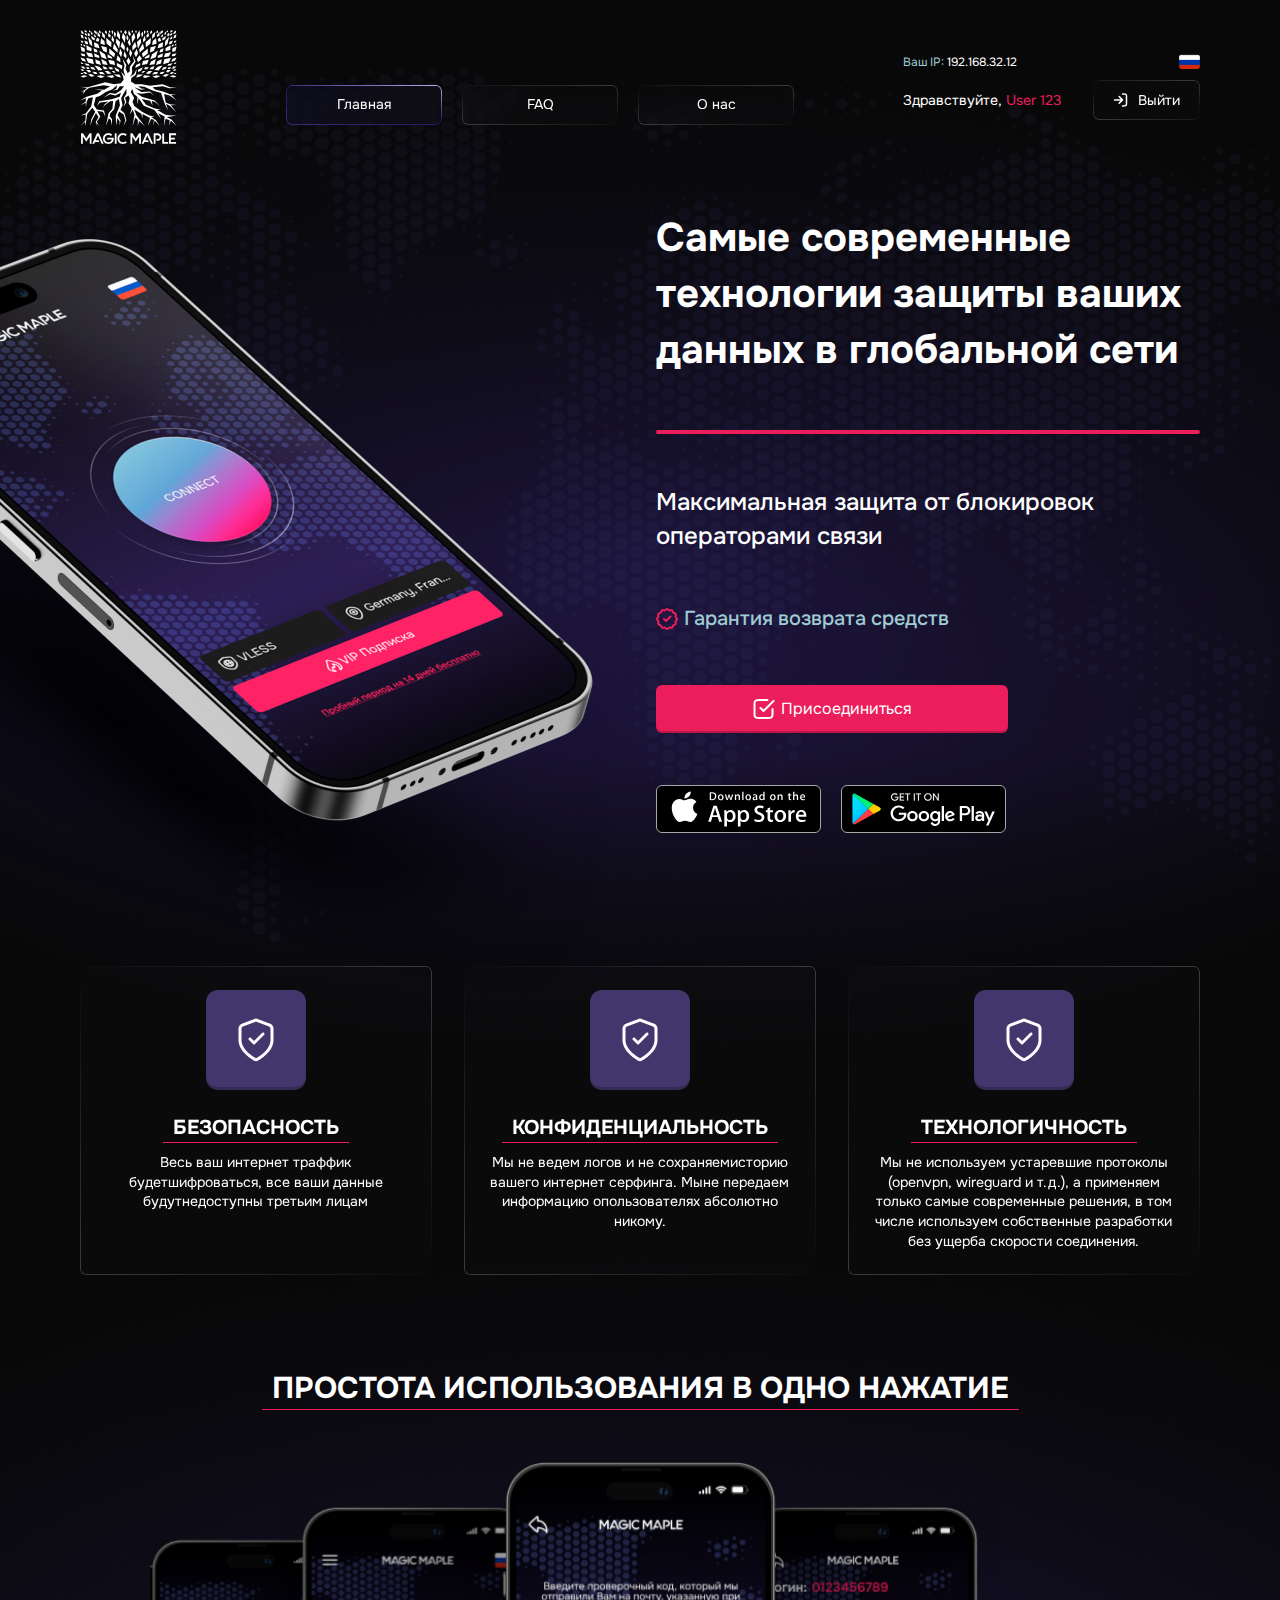
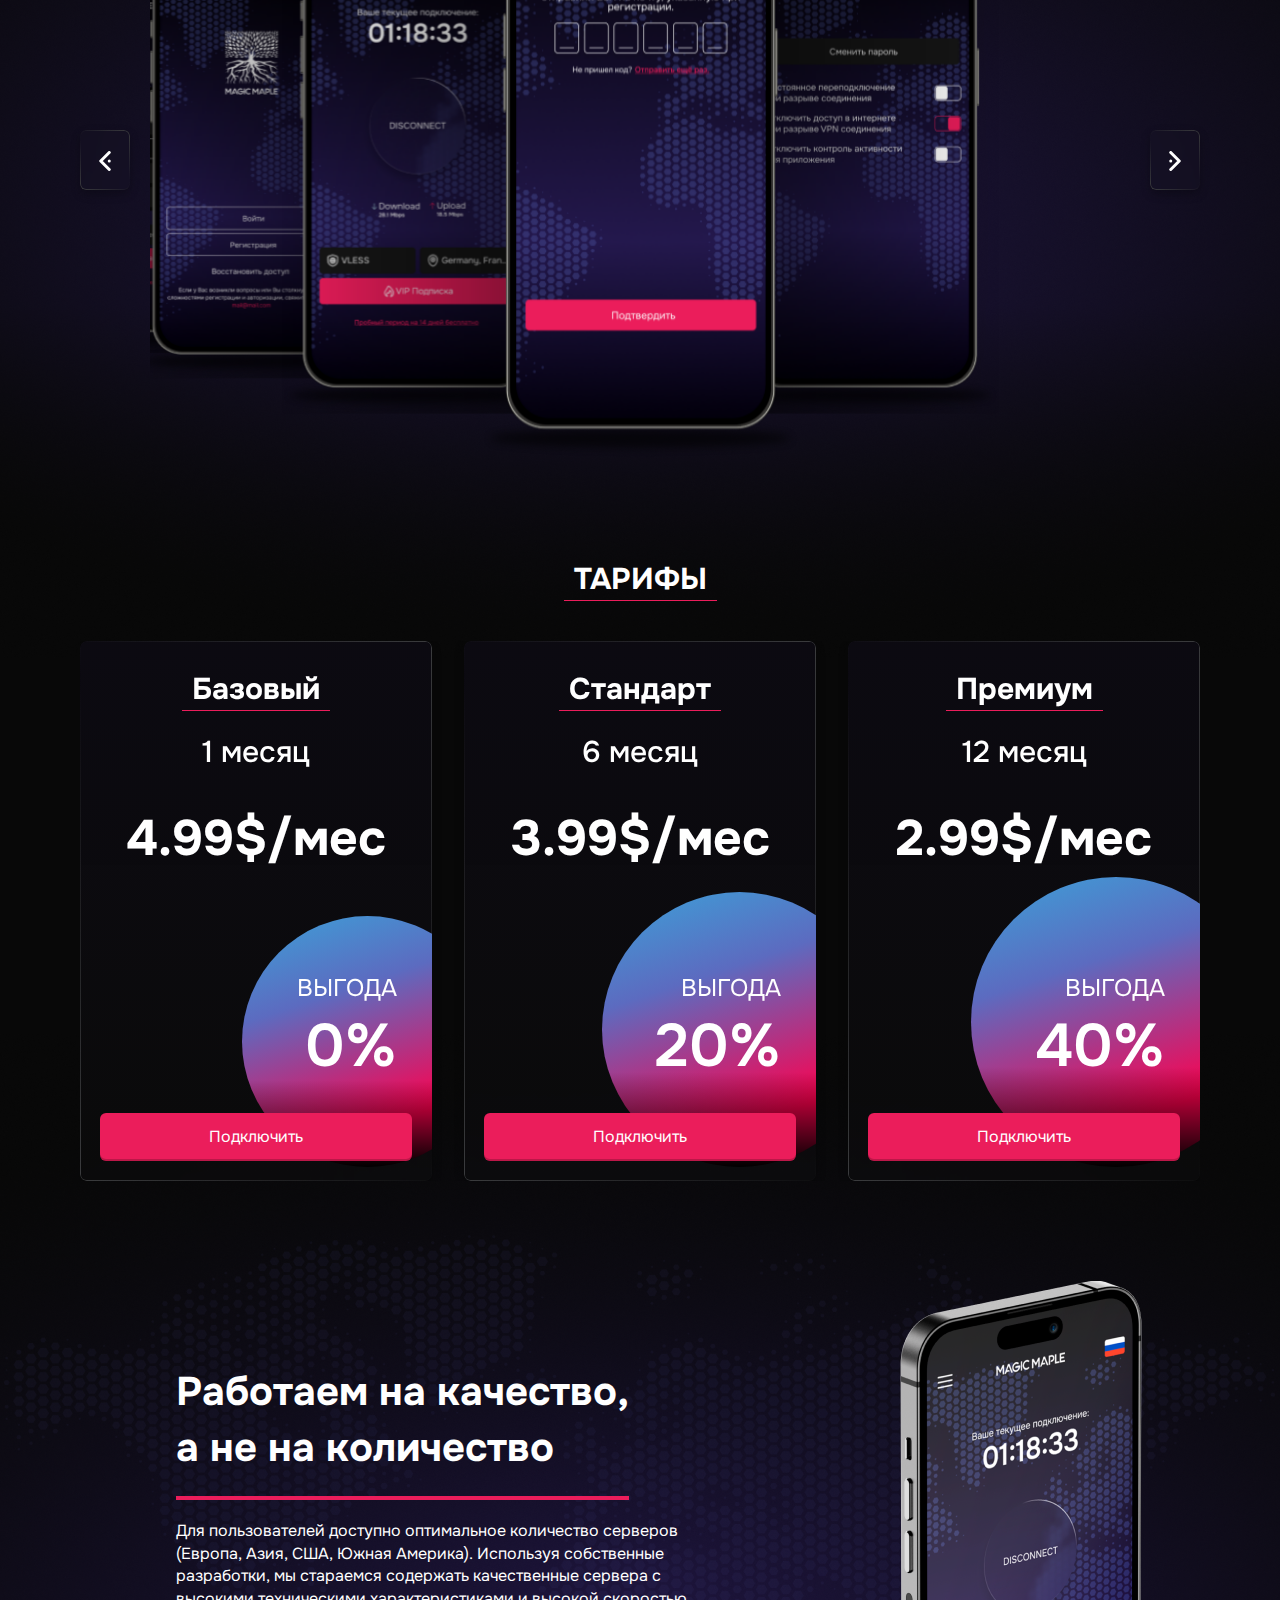
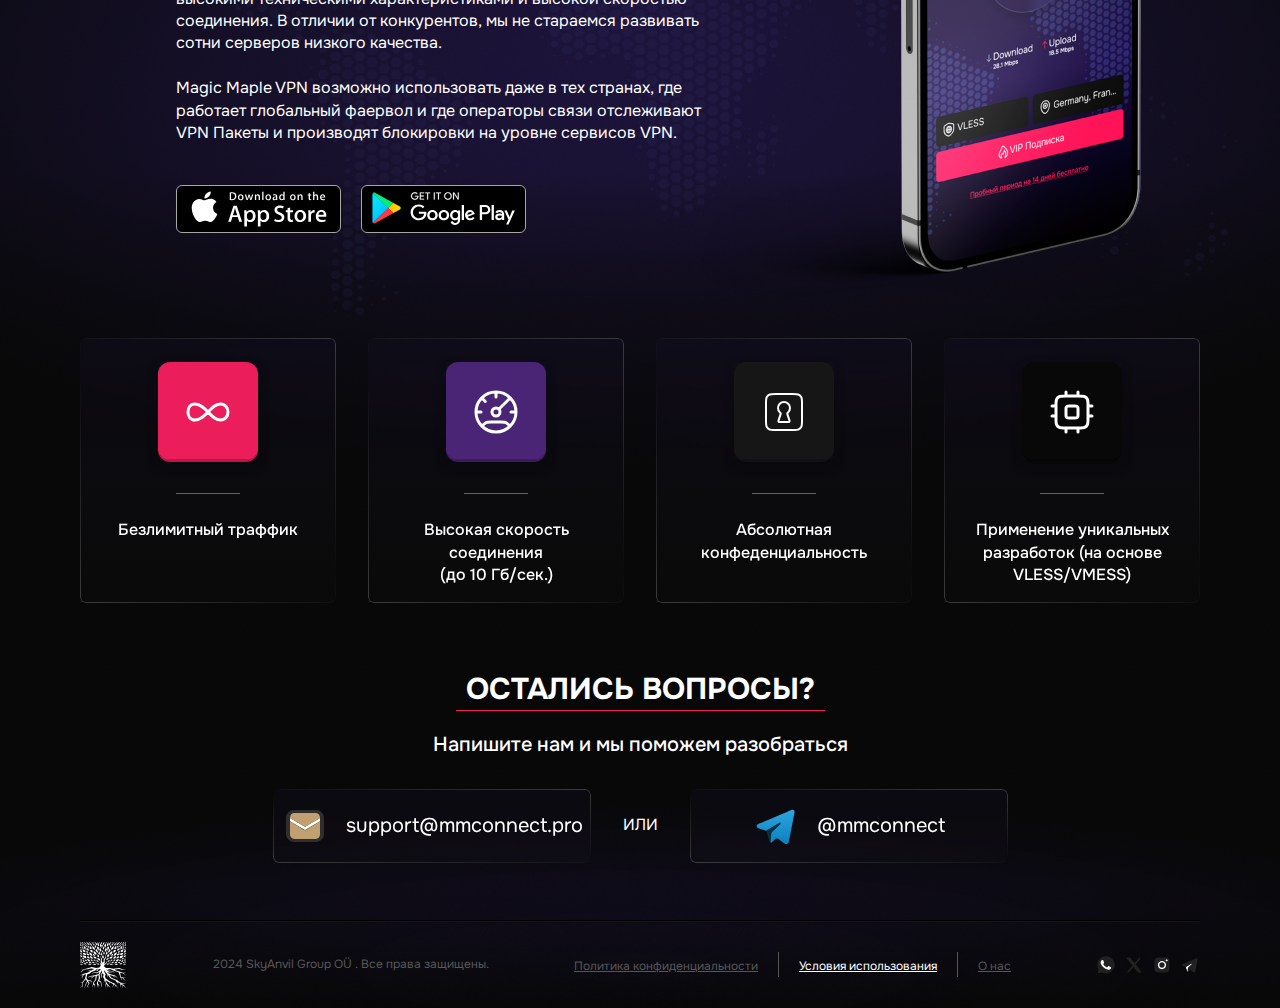
<file: index.html>
<!DOCTYPE html>
<html lang="en">
<head>
    <meta charset="UTF-8">
    <meta name="viewport" content="width=device-width, initial-scale=1.0">
    <link rel="shortcut icon" href="./images/footer_logo.svg" type="image/x-icon">
    <title>Magic-Maple</title>
    <!-- Bootstrap CSS link -->
    <link href="https://cdn.jsdelivr.net/npm/bootstrap@5.3.3/dist/css/bootstrap.min.css" rel="stylesheet" integrity="sha384-QWTKZyjpPEjISv5WaRU9OFeRpok6YctnYmDr5pNlyT2bRjXh0JMhjY6hW+ALEwIH" crossorigin="anonymous">
    <!-- Swiper CSS link -->
    <link rel="stylesheet" href="https://cdn.jsdelivr.net/npm/swiper@11/swiper-bundle.min.css"/>
    <!-- Animate CSS link -->
    <link rel="stylesheet" href="https://cdnjs.cloudflare.com/ajax/libs/animate.css/4.1.1/animate.min.css"/>
    <!-- CSS file -->
    <link rel="stylesheet" href="./css/style.css">
</head>
<body>
    
    <div class="wrapper">

        <!-- Header -->
        <header class="position-absolute start-0 w-100 header">
            <div class="d-flex align-items-center align-lg-items-start justify-content-between main_container">
                <a href="/" class="header__logo">
                    <img src="./images/header_logo.svg" alt="">
                </a>
                <ul class="d-none d-lg-flex align-items-center header__nav">
                    <li>
                        <a href="/" class="border_gradient active">Главная</a>
                    </li>
                    <li>
                        <a href="./faq.html" class="border_gradient">FAQ</a>
                    </li>
                    <li>
                        <a href="./about.html" class="border_gradient">О нас</a>
                    </li>
                </ul>
                <div class="header__account">
                    <div class="d-flex align-items-center justify-content-between header__account_top">
                        <div class="account_ip">
                            Ваш IP: <span>192.168.32.12</span>
                        </div>
                        <div class="switch">
                            <div class="current">
                                <img src="./images/flag_ru.png" alt="">
                            </div>
                            <div class="options">
                                <ul class="options-list">
                                    <li data-lang="ru" class="selected">Русский</li>
                                    <li data-lang="en">English</li>
                                    <li data-lang="sa">Saudi Arabia</li>
                                </ul>
                                <div id="trans-circle">
                                    <svg xmlns="http://www.w3.org/2000/svg" viewBox="0 0 120 120">
                                        <g id="circle" fill="none" fill-rule="evenodd">
                                            <circle id="bg" cx="60" cy="60" r="60" fill="#FFFFFF"/>
                                        </g>
                                    </svg>
                                </div>
                            </div>
                        </div>
                        <button class="border_gradient d-lg-none header__bars">
                            <img src="./images/bars.svg" alt="">
                        </button>
                    </div>
                    <div class="d-none d-lg-flex align-items-center header__account_bottom">
                        
                        <!-- <button class="border_gradient auth_btn register_modal__open">
                            <svg width="15" height="14" viewBox="0 0 15 14" fill="none" xmlns="http://www.w3.org/2000/svg">
                                <path d="M7.49998 9.21615H4.49998C3.5696 9.21615 3.10442 9.21615 2.72589 9.33097C1.87362 9.58951 1.20667 10.2564 0.948139 11.1087C0.833313 11.4872 0.833313 11.9524 0.833313 12.8828M12.1666 12.8828V8.88281M10.1666 10.8828H14.1666M9.16665 3.88281C9.16665 5.53967 7.8235 6.88281 6.16665 6.88281C4.50979 6.88281 3.16665 5.53967 3.16665 3.88281C3.16665 2.22596 4.50979 0.882812 6.16665 0.882812C7.8235 0.882812 9.16665 2.22596 9.16665 3.88281Z" stroke="white" stroke-width="1.5" stroke-linecap="round" stroke-linejoin="round"/>
                            </svg>
                            Регистрация
                        </button>
                        <button class="border_gradient log_in_modal__open">
                            <svg width="15" height="14" viewBox="0 0 15 14" fill="none" xmlns="http://www.w3.org/2000/svg">
                                <path d="M9.5 0.882812H10.3C11.4201 0.882812 11.9802 0.882812 12.408 1.1008C12.7843 1.29255 13.0903 1.59851 13.282 1.97483C13.5 2.40265 13.5 2.96271 13.5 4.08281V9.68281C13.5 10.8029 13.5 11.363 13.282 11.7908C13.0903 12.1671 12.7843 12.4731 12.408 12.6648C11.9802 12.8828 11.4201 12.8828 10.3 12.8828H9.5M6.16667 3.54948L9.5 6.88281M9.5 6.88281L6.16667 10.2161M9.5 6.88281L1.5 6.88281" stroke="white" stroke-width="1.5" stroke-linecap="round" stroke-linejoin="round"/>
                            </svg>
                            Войти
                        </button> -->

                        <span class="user">
                            Здравствуйте, <span>User 123</span>
                        </span>
                        <button class="border_gradient">
                            <svg width="15" height="14" viewBox="0 0 15 14" fill="none" xmlns="http://www.w3.org/2000/svg">
                                <path d="M9.5 0.882812H10.3C11.4201 0.882812 11.9802 0.882812 12.408 1.1008C12.7843 1.29255 13.0903 1.59851 13.282 1.97483C13.5 2.40265 13.5 2.96271 13.5 4.08281V9.68281C13.5 10.8029 13.5 11.363 13.282 11.7908C13.0903 12.1671 12.7843 12.4731 12.408 12.6648C11.9802 12.8828 11.4201 12.8828 10.3 12.8828H9.5M6.16667 3.54948L9.5 6.88281M9.5 6.88281L6.16667 10.2161M9.5 6.88281L1.5 6.88281" stroke="white" stroke-width="1.5" stroke-linecap="round" stroke-linejoin="round"/>
                            </svg>
                            Выйти
                        </button>
                    </div>
                </div>
            </div>
        </header>
        <!-- Header end -->

        <!-- Mobile menu -->
        <section class="mobile_menu">
            <button class="border_gradient d-lg-none mobile_menu__bars">
                <img src="./images/bars.svg" alt="">
            </button>
            <ul class="d-flex flex-column">
                <li>
                    <a href="/" class="border_gradient active">Главная</a>
                </li>
                <li>
                    <a href="./faq.html" class="border_gradient">FAQ</a>
                </li>
                <li>
                    <a href="./about.html" class="border_gradient">О нас</a>
                </li>
                <li>
                    <button class="border_gradient auth_btn register_modal__open">
                        <svg width="15" height="14" viewBox="0 0 15 14" fill="none" xmlns="http://www.w3.org/2000/svg">
                            <path d="M7.49998 9.21615H4.49998C3.5696 9.21615 3.10442 9.21615 2.72589 9.33097C1.87362 9.58951 1.20667 10.2564 0.948139 11.1087C0.833313 11.4872 0.833313 11.9524 0.833313 12.8828M12.1666 12.8828V8.88281M10.1666 10.8828H14.1666M9.16665 3.88281C9.16665 5.53967 7.8235 6.88281 6.16665 6.88281C4.50979 6.88281 3.16665 5.53967 3.16665 3.88281C3.16665 2.22596 4.50979 0.882812 6.16665 0.882812C7.8235 0.882812 9.16665 2.22596 9.16665 3.88281Z" stroke="white" stroke-width="1.5" stroke-linecap="round" stroke-linejoin="round"/>
                        </svg>
                        Регистрация
                    </button>
                </li>
                <li>
                    <button class="border_gradient log_in_modal__open">
                        <svg width="15" height="14" viewBox="0 0 15 14" fill="none" xmlns="http://www.w3.org/2000/svg">
                            <path d="M9.5 0.882812H10.3C11.4201 0.882812 11.9802 0.882812 12.408 1.1008C12.7843 1.29255 13.0903 1.59851 13.282 1.97483C13.5 2.40265 13.5 2.96271 13.5 4.08281V9.68281C13.5 10.8029 13.5 11.363 13.282 11.7908C13.0903 12.1671 12.7843 12.4731 12.408 12.6648C11.9802 12.8828 11.4201 12.8828 10.3 12.8828H9.5M6.16667 3.54948L9.5 6.88281M9.5 6.88281L6.16667 10.2161M9.5 6.88281L1.5 6.88281" stroke="white" stroke-width="1.5" stroke-linecap="round" stroke-linejoin="round"/>
                        </svg>
                        Войти
                    </button>
                </li>
                <li>
                    <button class="border_gradient">
                        <svg width="15" height="14" viewBox="0 0 15 14" fill="none" xmlns="http://www.w3.org/2000/svg">
                            <path d="M9.5 0.882812H10.3C11.4201 0.882812 11.9802 0.882812 12.408 1.1008C12.7843 1.29255 13.0903 1.59851 13.282 1.97483C13.5 2.40265 13.5 2.96271 13.5 4.08281V9.68281C13.5 10.8029 13.5 11.363 13.282 11.7908C13.0903 12.1671 12.7843 12.4731 12.408 12.6648C11.9802 12.8828 11.4201 12.8828 10.3 12.8828H9.5M6.16667 3.54948L9.5 6.88281M9.5 6.88281L6.16667 10.2161M9.5 6.88281L1.5 6.88281" stroke="white" stroke-width="1.5" stroke-linecap="round" stroke-linejoin="round"/>
                        </svg>
                        Выйти
                    </button>
                </li>
            </ul>
        </section>
        <!-- Mobile menu end -->

        <!-- Auth modal -->
        <!-- Registration -->
        <div class="auth_modal register_modal">
            <div class="auth_modal__bg"></div>
            <form class="auth_modal__content animate__animated">
                <button type="button" class="border_gradient auth_modal__close">
                    <img src="./images/close_icon.svg" alt="">
                </button>
                <h2 class="auth_modal__title">РЕГИСТРАЦИЯ</h2>
                <div class="d-flex flex-column align-items-center auth_modal__inputs">
                    <div class="main_input">
                        <img src="./images/phone_icon.svg" alt="" class="main_input__icon">
                        <input type="tel" placeholder="Введите номер телефона*">
                    </div>
                    <div class="main_input">
                        <img src="./images/parol_icon.svg" alt="" class="main_input__icon">
                        <input type="password" placeholder="Ваш пароль">
                    </div>
                    <div class="main_input">
                        <img src="./images/parol_icon.svg" alt="" class="main_input__icon">
                        <input type="password" placeholder="Повторите пароль">
                    </div>
                </div>
                <div class="auth_modal__bottom">
                    <button type="submit" class="d-flex align-items-center justify-content-center btn_rose">Зарегистрироваться</button>
                    <p>
                        <a href="#">Условия использования</a>
                        и
                        <a href="#">Политика конфиденциальности.</a>
                    </p>
                </div>
            </form>
        </div>
        <!-- Registration end -->

        <!-- Log in -->
        <div class="auth_modal log_in_modal">
            <div class="auth_modal__bg"></div>
            <form class="auth_modal__content animate__animated">
                <button type="button" class="border_gradient auth_modal__close">
                    <img src="./images/close_icon.svg" alt="">
                </button>
                <h2 class="auth_modal__title">АВТОРИЗАЦИЯ</h2>
                <div class="d-flex flex-column align-items-center auth_modal__inputs">
                    <div class="main_input">
                        <img src="./images/phone_icon.svg" alt="" class="main_input__icon">
                        <input type="tel" placeholder="Введите номер телефона*">
                    </div>
                    <div class="main_input">
                        <img src="./images/parol_icon.svg" alt="" class="main_input__icon">
                        <input type="password" placeholder="Ваш пароль">
                    </div>
                    <a href="#">Забыли пароль?</a>
                </div>
                <div class="auth_modal__bottom">
                    <button type="submit" class="d-flex align-items-center justify-content-center btn_rose">Войти</button>
                    <p>
                        <a href="#">Условия использования</a>
                        и
                        <a href="#">Политика конфиденциальности.</a>
                    </p>
                </div>
            </form>
        </div>
        <!-- Log in end -->
        <!-- Auth modal end -->

        <!-- Home -->
        <section class="home">
            <img src="./images/home_bg.png" alt="" class="home__bg">
            <div class="d-flex flex-column align-items-start align-items-lg-end main_container">
                <img src="./images/home_phone.png" class="home__phone_img" alt="">
                <div class="d-flex flex-column align-items-start home__content">
                    <h1 class="home__title">
                        Самые современные технологии защиты ваших данных в глобальной сети 
                    </h1>
                    <div class="home__line"></div>
                    <h2 class="home__subtitle">Максимальная защита от блокировок операторами связи</h2>
                    <h3 class="d-flex align-items-center">
                        <svg width="22" height="22" viewBox="0 0 22 22" fill="none" xmlns="http://www.w3.org/2000/svg">
                            <path d="M8 11L10 13L14.5 8.5M8.2019 19.6009C8.52965 19.5575 8.86073 19.6464 9.12182 19.8475L10.3251 20.7708C10.7228 21.0764 11.2761 21.0764 11.6727 20.7708L12.9215 19.812C13.1548 19.6331 13.4492 19.5542 13.7403 19.5931L15.3024 19.7986C15.799 19.8642 16.2779 19.5875 16.4701 19.1242L17.0712 17.6709C17.1834 17.3987 17.3989 17.1832 17.6711 17.0709L19.1243 16.4698C19.5876 16.2787 19.8643 15.7988 19.7987 15.3021L19.601 13.7966C19.5576 13.4688 19.6465 13.1377 19.8476 12.8766L20.7709 11.6733C21.0764 11.2755 21.0764 10.7222 20.7709 10.3256L19.812 9.07672C19.6332 8.84339 19.5543 8.54896 19.5932 8.25785L19.7987 6.69568C19.8643 6.19902 19.5876 5.72015 19.1243 5.52793L17.6711 4.92684C17.3989 4.81462 17.1834 4.59907 17.0712 4.32685L16.4701 2.87356C16.279 2.41024 15.799 2.13358 15.3024 2.19913L13.7403 2.40468C13.4492 2.44468 13.1548 2.36579 12.9226 2.18802L11.6738 1.22916C11.2761 0.923613 10.7228 0.923613 10.3262 1.22916L9.07738 2.18802C8.84407 2.36579 8.54965 2.44468 8.25856 2.40691L6.69647 2.20136C6.19984 2.1358 5.721 2.41246 5.52879 2.87578L4.92884 4.32907C4.81552 4.60018 4.59998 4.81573 4.32889 4.92906L2.87568 5.52904C2.41238 5.72126 2.13574 6.20013 2.20129 6.69679L2.40683 8.25897C2.4446 8.55007 2.36572 8.8445 2.18796 9.07672L1.22915 10.3256C0.923617 10.7233 0.923617 11.2767 1.22915 11.6733L2.18796 12.9222C2.36683 13.1555 2.44571 13.4499 2.40683 13.741L2.20129 15.3032C2.13574 15.7999 2.41238 16.2787 2.87568 16.471L4.32889 17.0721C4.60109 17.1843 4.81663 17.3998 4.92884 17.672L5.5299 19.1253C5.721 19.5887 6.20096 19.8653 6.69758 19.7998L8.2019 19.6009Z" stroke="#EB1D5B" stroke-width="2" stroke-linecap="round" stroke-linejoin="round"/>
                        </svg>
                        <span>Гарантия возврата средств</span>
                    </h3>
                    <a href="#" class="d-flex align-items-center justify-content-center btn_rose">
                        <svg width="22" height="20" viewBox="0 0 22 20" fill="none" xmlns="http://www.w3.org/2000/svg">
                            <path d="M7.5 9L10.5 12L20.5 2M14.5 1H6.3C4.61984 1 3.77976 1 3.13803 1.32698C2.57354 1.6146 2.1146 2.07354 1.82698 2.63803C1.5 3.27976 1.5 4.11984 1.5 5.8V14.2C1.5 15.8802 1.5 16.7202 1.82698 17.362C2.1146 17.9265 2.57354 18.3854 3.13803 18.673C3.77976 19 4.61984 19 6.3 19H14.7C16.3802 19 17.2202 19 17.862 18.673C18.4265 18.3854 18.8854 17.9265 19.173 17.362C19.5 16.7202 19.5 15.8802 19.5 14.2V10" stroke="white" stroke-width="2" stroke-linecap="round" stroke-linejoin="round"/>
                        </svg>
                        <span>Присоединиться</span>
                    </a>
                    <ul class="d-flex align-items-center download_link">
                        <li>
                            <a href="#" class="d-flex align-items-center justify-content-center btn_light_border">
                                <img src="./images/app_store.svg" alt="">
                            </a>
                        </li>
                        <li>
                            <a href="#" class="d-flex align-items-center justify-content-center btn_light_border">
                                <img src="./images/google_play.svg" alt="">
                            </a>
                        </li>
                    </ul>
                </div>

                <ul class="d-flex flex-column flex-lg-row align-items-stretch w-100 home__card">
                    <li class="home__card_item border_gradient text-center">
                        <img src="./images/home_card_1.png" alt="">
                        <h4>
                            <span>БЕЗОПАСНОСТЬ</span>
                        </h4>
                        <p>Весь ваш интернет траффик будетшифроваться, все ваши данные будутнедоступны третьим лицам</p>
                    </li>
                    <li class="home__card_item border_gradient text-center">
                        <img src="./images/home_card_1.png" alt="">
                        <h4>
                            <span>КОНФИДЕНЦИАЛЬНОСТЬ</span>
                        </h4>
                        <p>Мы не ведем логов и не сохраняемисторию вашего интернет серфинга. Мыне передаем информацию опользователях абсолютно никому.</p>
                    </li>
                    <li class="home__card_item border_gradient text-center">
                        <img src="./images/home_card_1.png" alt="">
                        <h4>
                            <span>ТЕХНОЛОГИЧНОСТЬ</span>
                        </h4>
                        <p>Мы не используем устаревшие протоколы (openvpn, wireguard и т.д.), а применяем только самые современные решения, в том числе используем собственные разработки без ущерба скорости соединения.</p>
                    </li>
                </ul>
            </div>
        </section>
        <!-- Home end -->

        <!-- Ease use -->
        <section class="ease_use">
            <img src="./images/ease_use_bg.png" alt="" class="ease_use__bg">
            <div class="main_container">
                <h2 class="sec_title ease_use__title">
                    <span>ПРОСТОТА ИСПОЛЬЗОВАНИЯ В ОДНО НАЖАТИЕ</span>
                </h2>
                <div class="d-flex justify-content-between align-items-center ease_use__slider">
                    <button class="border_gradient ease_use__slider_prev">
                        <svg width="12" height="20" viewBox="0 0 12 20" fill="none" xmlns="http://www.w3.org/2000/svg">
                            <path d="M10.25 1.5L1.75 10L10.25 18.5M10.25 10H10.2642" stroke="white" stroke-width="3" stroke-linecap="round" stroke-linejoin="round"/>
                        </svg>
                    </button>
                    <div class="swiper">
                        <div class="swiper-wrapper">
                            <div class="swiper-slide">
                                <img src="./images/ease_use_card_1.png" alt="">
                            </div>
                            <div class="swiper-slide">
                                <img src="./images/ease_use_card_2.png" alt="">
                            </div>
                            <div class="swiper-slide">
                                <img src="./images/ease_use_card_3.png" alt="">
                            </div>
                            <div class="swiper-slide">
                                <img src="./images/ease_use_card_4.png" alt="">
                            </div>
                            <div class="swiper-slide">
                                <img src="./images/ease_use_card_5.png" alt="">
                            </div>
                            <!-- <div class="swiper-slide">
                                <img src="./images/ease_use_card_1.png" alt="">
                            </div>
                            <div class="swiper-slide">
                                <img src="./images/ease_use_card_2.png" alt="">
                            </div>
                            <div class="swiper-slide">
                                <img src="./images/ease_use_card_3.png" alt="">
                            </div>
                            <div class="swiper-slide">
                                <img src="./images/ease_use_card_4.png" alt="">
                            </div>
                            <div class="swiper-slide">
                                <img src="./images/ease_use_card_5.png" alt="">
                            </div> -->
                        </div>
                    </div>
                    <button class="border_gradient ease_use__slider_next">
                        <svg width="12" height="20" viewBox="0 0 12 20" fill="none" xmlns="http://www.w3.org/2000/svg">
                            <path d="M1.75 1.5L10.25 10L1.75 18.5M1.75 10H1.73583" stroke="white" stroke-width="3" stroke-linecap="round" stroke-linejoin="round"/>
                        </svg>
                    </button>
                </div>
            </div>
        </section>
        <!-- Ease use end -->

        <!-- Tarif -->
        <section class="tarif">
            <div class="main_container">
                <h2 class="sec_title tarif__title">
                    <span>ТАРИФЫ</span>
                </h2>
                <div class="swiper tarif__slider">
                    <div class="swiper-wrapper">
                        <div class="swiper-slide text-center border_gradient tarif__slider_item">
                            <h4 class="sec_title tarif__slider_title">
                                <span>Базовый</span>
                            </h4>
                            <h5 class="tarif__slider_subtitle">1 месяц</h5>
                            <h3 class="tarif__slider_price">4.99$/мес</h3>
                            <div class="benefit">
                                <span class="benefit_text">
                                    ВЫГОДА
                                    <span class="protsent">0%</span>
                                </span>
                            </div>
                            <a href="#" class="d-flex align-items-center justify-content-center btn_rose">Подключить</a>
                        </div>
                        <div class="swiper-slide text-center border_gradient tarif__slider_item">
                            <h4 class="sec_title tarif__slider_title">
                                <span>Стандарт</span>
                            </h4>
                            <h5 class="tarif__slider_subtitle">6 месяц</h5>
                            <h3 class="tarif__slider_price">3.99$/мес</h3>
                            <div class="benefit">
                                <span class="benefit_text">
                                    ВЫГОДА
                                    <span class="protsent">20%</span>
                                </span>
                            </div>
                            <a href="#" class="d-flex align-items-center justify-content-center btn_rose">Подключить</a>
                        </div>
                        <div class="swiper-slide text-center border_gradient tarif__slider_item">
                            <h4 class="sec_title tarif__slider_title">
                                <span>Премиум</span>
                            </h4>
                            <h5 class="tarif__slider_subtitle">12 месяц</h5>
                            <h3 class="tarif__slider_price">2.99$/мес</h3>
                            <div class="benefit">
                                <span class="benefit_text">
                                    ВЫГОДА
                                    <span class="protsent">40%</span>
                                </span>
                            </div>
                            <a href="#" class="d-flex align-items-center justify-content-center btn_rose">Подключить</a>
                        </div>
                    </div>
                </div>
            </div>
        </section>
        <!-- Tarif end -->

        <!-- Quality -->
        <section class="quality">
            <img src="./images/quality_bg.png" alt="" class="quality__bg">
            <div class="main_container">
                <div class="d-flex align-items-start flex-column flex-lg-row-reverse quality__top">
                    <img src="./images/quality_phone.png" alt="" class="quality__phone">
                    <div class="quality__content">
                        <h2 class="sec_title quality__title">
                            <span>Работаем на качество, <br> а не на количество </span>
                        </h2>
                        <p class="quality__description">
                            Для пользователей доступно оптимальное количество серверов (Европа, Азия, США, Южная Америка). Используя собственные разработки, мы стараемся содержать качественные сервера с высокими техническими характеристиками и высокой скоростью соединения. В отличии от конкурентов, мы не стараемся развивать сотни серверов низкого качества. 
                            <br><br>
                            Magic Maple VPN возможно использовать даже в тех странах, где работает глобальный фаервол и где операторы связи отслеживают VPN Пакеты и производят блокировки на уровне сервисов VPN.
                        </p>
                        <ul class="d-flex align-items-center download_link">
                            <li>
                                <a href="#" class="d-flex align-items-center justify-content-center btn_light_border">
                                    <img src="./images/app_store.svg" alt="">
                                </a>
                            </li>
                            <li>
                                <a href="#" class="d-flex align-items-center justify-content-center btn_light_border">
                                    <img src="./images/google_play.svg" alt="">
                                </a>
                            </li>
                        </ul>
                    </div>
                </div>
                <div class="swiper quality__list">
                    <div class="swiper-wrapper">
                        <a href="#" class="swiper-slide text-center border_gradient quality__list_item">
                            <img src="./images/quality_card_1.svg" alt="">
                            <span class="quality__list_item__line"></span>
                            <h3>Безлимитный траффик</h3>
                        </a>
                        <a href="#" class="swiper-slide text-center border_gradient quality__list_item">
                            <img src="./images/quality_card_2.svg" alt="">
                            <span class="quality__list_item__line"></span>
                            <h3>Высокая скорость соединения <br> (до 10 Гб/сек.)</h3>
                        </a>
                        <a href="#" class="swiper-slide text-center border_gradient quality__list_item">
                            <img src="./images/quality_card_3.svg" alt="">
                            <span class="quality__list_item__line"></span>
                            <h3>Абсолютная конфеденциальность</h3>
                        </a>
                        <a href="#" class="swiper-slide text-center border_gradient quality__list_item">
                            <img src="./images/quality_card_4.svg" alt="">
                            <span class="quality__list_item__line"></span>
                            <h3>Применение уникальных разработок (на основе VLESS/VMESS)</h3>
                        </a>
                    </div>
                </div>
            </div>
        </section>
        <!-- Quality end -->

        <!-- Have question -->
        <section class="have_question">
            <div class="main_container">
                <h2 class="sec_title have_question__title">
                    <span>ОСТАЛИСЬ ВОПРОСЫ?</span>
                </h2>
                <h3 class="text-center have_question__subtitle"> Напишите нам и мы поможем разобраться </h3>
                <div class="d-flex flex-column flex-md-row align-items-center justify-content-center have_question__link">
                    <a href="#" class="border_gradient d-flex align-items-center justify-content-center">
                        <img src="./images/mail_icon.svg" alt="">
                        <span>support@mmconnect.pro</span>
                    </a>
                    <span class="have_question__link_text">ИЛИ</span>
                    <a href="#" class="border_gradient d-flex align-items-center justify-content-center">
                        <img src="./images/telegram_icon.svg" alt="">
                        <span>@mmconnect</span>
                    </a>
                </div>
            </div>
        </section>
        <!-- Have question end -->

        <!-- Footer -->
        <footer class="footer">
            <div class="main_container flex-wrap d-flex align-items-center justify-content-center justify-content-lg-between">
                <img src="./images/footer_bg.png" alt="" class="footer__bg">
                <div class="d-flex order-1 order-lg-1 align-items-center footer__logo">
                    <a href="/">
                        <img src="./images/footer_logo.svg" alt="">
                    </a>
                    <span>2024 SkyAnvil Group OÜ . <br class="d-lg-none"> Все права защищены. </span>
                </div>
                <ul class="d-flex flex-column flex-lg-row order-3 order-lg-2 align-items-center footer__navs">
                    <li>
                        <a href="#">Политика конфиденциальности</a>
                    </li>
                    <li class="d-none d-lg-block footer__navs_line"></li>
                    <li>
                        <a href="#" class="active">Условия использования</a>
                    </li>
                    <li class="d-none d-lg-block footer__navs_line"></li>
                    <li>
                        <a href="#">О нас</a>
                    </li>
                </ul>
                <ul class="d-flex order-2 order-lg-3 align-items-center footer__contact">
                    <li>
                        <a href="#">
                            <img src="./images/footer_contact_1.svg" alt="">
                        </a>
                    </li>
                    <li>
                        <a href="#">
                            <img src="./images/footer_contact_2.svg" alt="">
                        </a>
                    </li>
                    <li>
                        <a href="#">
                            <img src="./images/footer_contact_3.svg" alt="">
                        </a>
                    </li>
                    <li>
                        <a href="#">
                            <img src="./images/footer_contact_4.svg" alt="">
                        </a>
                    </li>
                </ul>
            </div>
        </footer>
        <!-- Footer end -->

    </div>

    <!-- Swiper JS link -->
    <script src="https://cdn.jsdelivr.net/npm/swiper@11/swiper-bundle.min.js"></script>
    <!-- JS file -->
    <script src="./js/main.js"></script>
</body>
</html>
</file>
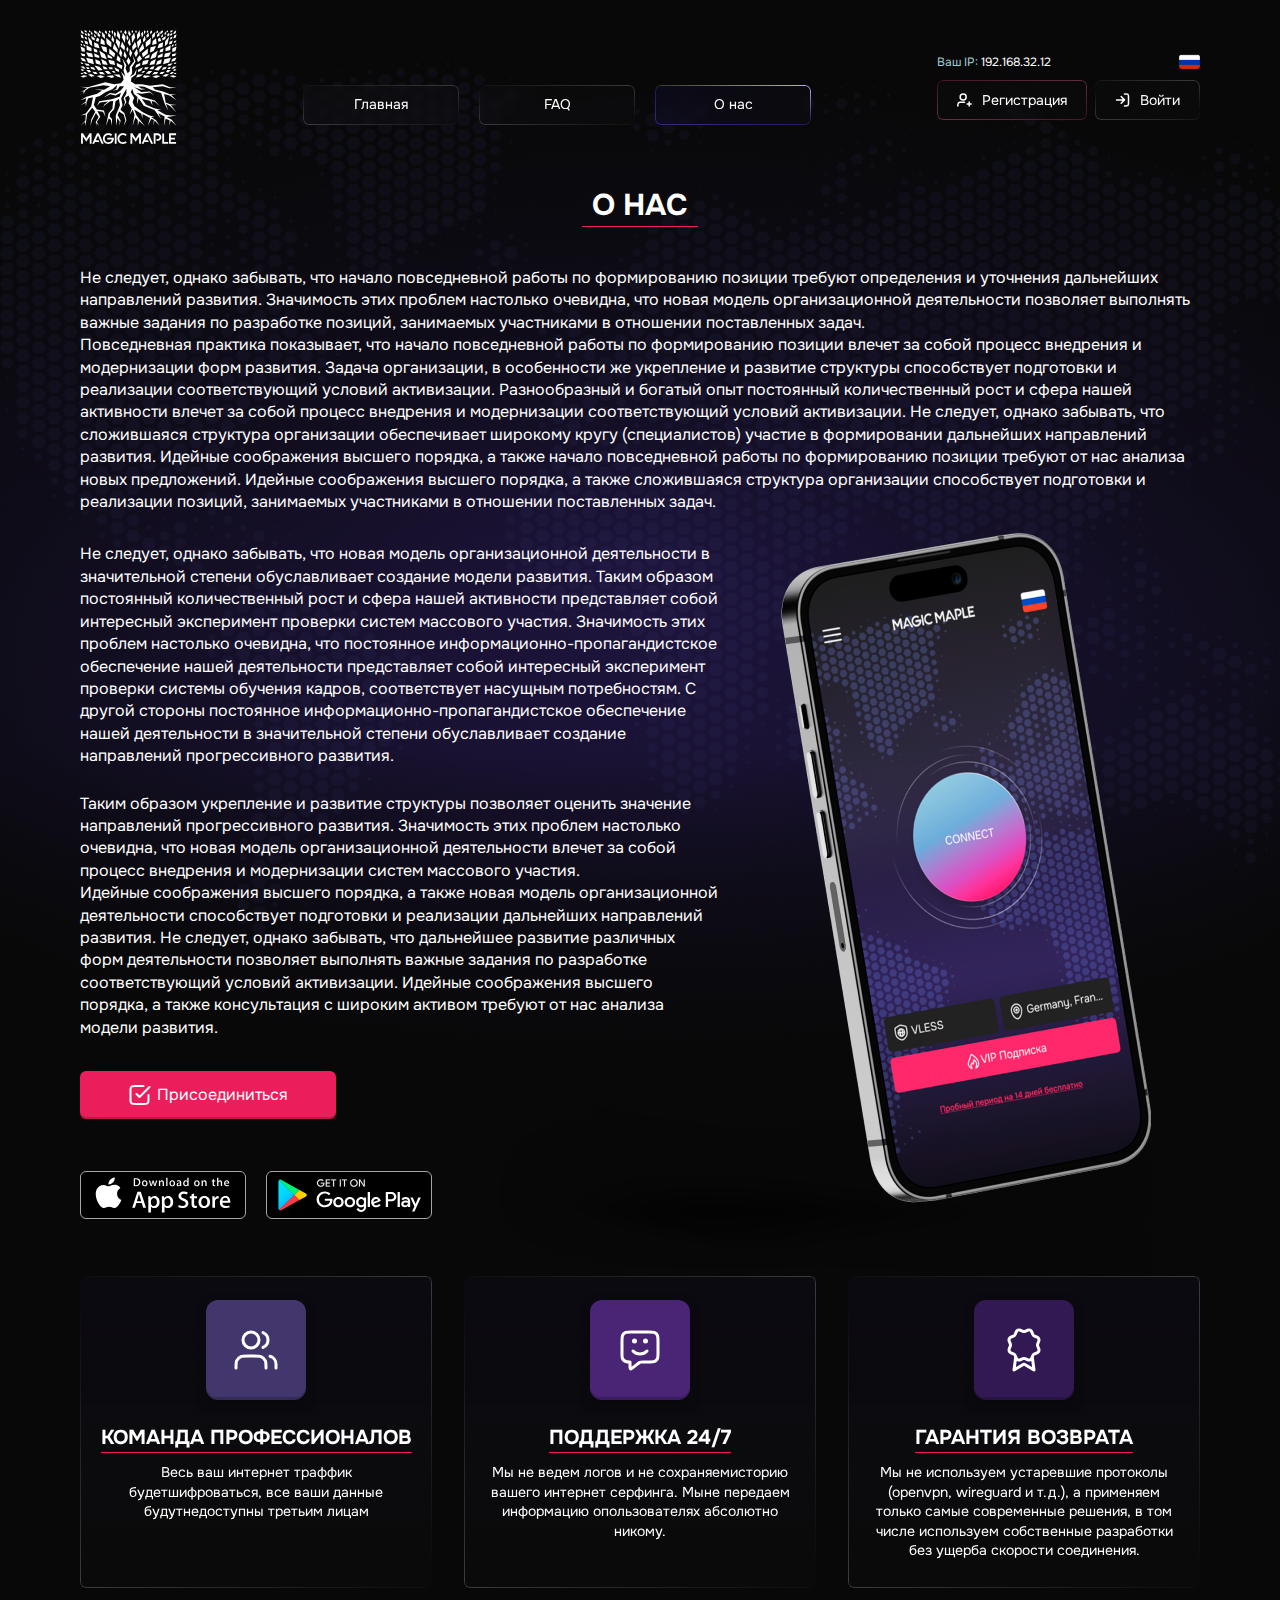
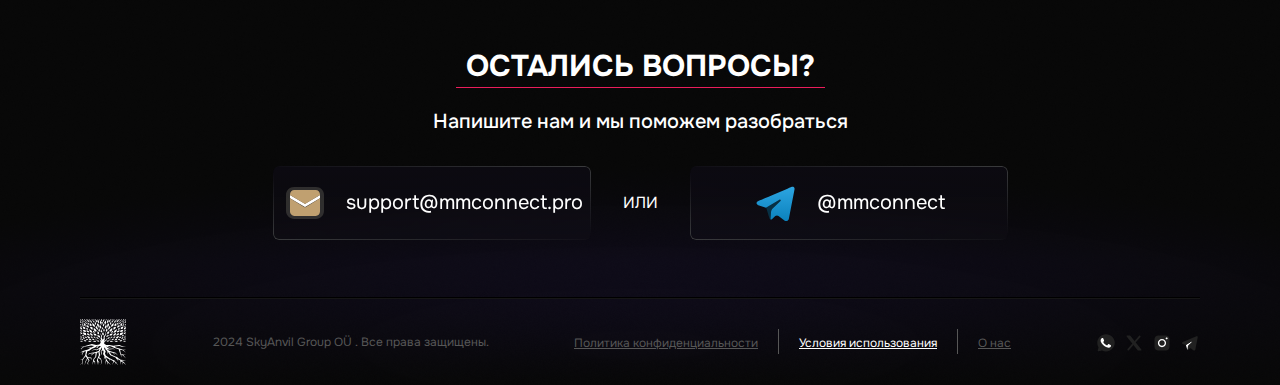
<file: about.html>
<!DOCTYPE html>
<html lang="en">
<head>
    <meta charset="UTF-8">
    <meta name="viewport" content="width=device-width, initial-scale=1.0">
    <link rel="shortcut icon" href="./images/footer_logo.svg" type="image/x-icon">
    <title>Magic-Maple</title>
    <!-- Bootstrap CSS link -->
    <link href="https://cdn.jsdelivr.net/npm/bootstrap@5.3.3/dist/css/bootstrap.min.css" rel="stylesheet" integrity="sha384-QWTKZyjpPEjISv5WaRU9OFeRpok6YctnYmDr5pNlyT2bRjXh0JMhjY6hW+ALEwIH" crossorigin="anonymous">
    <!-- Swiper CSS link -->
    <link rel="stylesheet" href="https://cdn.jsdelivr.net/npm/swiper@11/swiper-bundle.min.css"/>
    <!-- Animate CSS link -->
    <link rel="stylesheet" href="https://cdnjs.cloudflare.com/ajax/libs/animate.css/4.1.1/animate.min.css"/>
    <!-- CSS file -->
    <link rel="stylesheet" href="./css/style.css">
</head>
<body>
    
    <div class="wrapper">

        <!-- Header -->
        <header class="position-absolute start-0 w-100 header">
            <div class="d-flex align-items-center align-lg-items-start justify-content-between main_container">
                <a href="/" class="header__logo">
                    <img src="./images/header_logo.svg" alt="">
                </a>
                <ul class="d-none d-lg-flex align-items-center header__nav">
                    <li>
                        <a href="/" class="border_gradient">Главная</a>
                    </li>
                    <li>
                        <a href="./faq.html" class="border_gradient">FAQ</a>
                    </li>
                    <li>
                        <a href="./about.html" class="border_gradient active">О нас</a>
                    </li>
                </ul>
                <div class="header__account">
                    <div class="d-flex align-items-center justify-content-between header__account_top">
                        <div class="account_ip">
                            Ваш IP: <span>192.168.32.12</span>
                        </div>
                        <div class="switch">
                            <div class="current">
                                <img src="./images/flag_ru.png" alt="">
                            </div>
                            <div class="options">
                                <ul class="options-list">
                                    <li data-lang="ru" class="selected">Русский</li>
                                    <li data-lang="en">English</li>
                                    <li data-lang="sa">Saudi Arabia</li>
                                </ul>
                                <div id="trans-circle">
                                    <svg xmlns="http://www.w3.org/2000/svg" viewBox="0 0 120 120">
                                        <g id="circle" fill="none" fill-rule="evenodd">
                                            <circle id="bg" cx="60" cy="60" r="60" fill="#FFFFFF"/>
                                        </g>
                                    </svg>
                                </div>
                            </div>
                        </div>
                        <button class="border_gradient d-lg-none header__bars">
                            <img src="./images/bars.svg" alt="">
                        </button>
                    </div>
                    <div class="d-none d-lg-flex align-items-center header__account_bottom">
                        <button class="border_gradient auth_btn register_modal__open">
                            <svg width="15" height="14" viewBox="0 0 15 14" fill="none" xmlns="http://www.w3.org/2000/svg">
                                <path d="M7.49998 9.21615H4.49998C3.5696 9.21615 3.10442 9.21615 2.72589 9.33097C1.87362 9.58951 1.20667 10.2564 0.948139 11.1087C0.833313 11.4872 0.833313 11.9524 0.833313 12.8828M12.1666 12.8828V8.88281M10.1666 10.8828H14.1666M9.16665 3.88281C9.16665 5.53967 7.8235 6.88281 6.16665 6.88281C4.50979 6.88281 3.16665 5.53967 3.16665 3.88281C3.16665 2.22596 4.50979 0.882812 6.16665 0.882812C7.8235 0.882812 9.16665 2.22596 9.16665 3.88281Z" stroke="white" stroke-width="1.5" stroke-linecap="round" stroke-linejoin="round"/>
                            </svg>
                            Регистрация
                        </button>
                        <button class="border_gradient log_in_modal__open">
                            <svg width="15" height="14" viewBox="0 0 15 14" fill="none" xmlns="http://www.w3.org/2000/svg">
                                <path d="M9.5 0.882812H10.3C11.4201 0.882812 11.9802 0.882812 12.408 1.1008C12.7843 1.29255 13.0903 1.59851 13.282 1.97483C13.5 2.40265 13.5 2.96271 13.5 4.08281V9.68281C13.5 10.8029 13.5 11.363 13.282 11.7908C13.0903 12.1671 12.7843 12.4731 12.408 12.6648C11.9802 12.8828 11.4201 12.8828 10.3 12.8828H9.5M6.16667 3.54948L9.5 6.88281M9.5 6.88281L6.16667 10.2161M9.5 6.88281L1.5 6.88281" stroke="white" stroke-width="1.5" stroke-linecap="round" stroke-linejoin="round"/>
                            </svg>
                            Войти
                        </button>

                        <!-- <span class="user">
                            Здравствуйте, <span>User 123</span>
                        </span>
                        <button class="border_gradient">
                            <svg width="15" height="14" viewBox="0 0 15 14" fill="none" xmlns="http://www.w3.org/2000/svg">
                                <path d="M9.5 0.882812H10.3C11.4201 0.882812 11.9802 0.882812 12.408 1.1008C12.7843 1.29255 13.0903 1.59851 13.282 1.97483C13.5 2.40265 13.5 2.96271 13.5 4.08281V9.68281C13.5 10.8029 13.5 11.363 13.282 11.7908C13.0903 12.1671 12.7843 12.4731 12.408 12.6648C11.9802 12.8828 11.4201 12.8828 10.3 12.8828H9.5M6.16667 3.54948L9.5 6.88281M9.5 6.88281L6.16667 10.2161M9.5 6.88281L1.5 6.88281" stroke="white" stroke-width="1.5" stroke-linecap="round" stroke-linejoin="round"/>
                            </svg>
                            Выйти
                        </button> -->
                    </div>
                </div>
            </div>
        </header>
        <!-- Header end -->

        <!-- Mobile menu -->
        <section class="mobile_menu">
            <button class="border_gradient d-lg-none mobile_menu__bars">
                <img src="./images/bars.svg" alt="">
            </button>
            <ul class="d-flex flex-column">
                <li>
                    <a href="/" class="border_gradient">Главная</a>
                </li>
                <li>
                    <a href="./faq.html" class="border_gradient">FAQ</a>
                </li>
                <li>
                    <a href="./about.html" class="border_gradient active">О нас</a>
                </li>
                <li>
                    <button class="border_gradient auth_btn register_modal__open">
                        <svg width="15" height="14" viewBox="0 0 15 14" fill="none" xmlns="http://www.w3.org/2000/svg">
                            <path d="M7.49998 9.21615H4.49998C3.5696 9.21615 3.10442 9.21615 2.72589 9.33097C1.87362 9.58951 1.20667 10.2564 0.948139 11.1087C0.833313 11.4872 0.833313 11.9524 0.833313 12.8828M12.1666 12.8828V8.88281M10.1666 10.8828H14.1666M9.16665 3.88281C9.16665 5.53967 7.8235 6.88281 6.16665 6.88281C4.50979 6.88281 3.16665 5.53967 3.16665 3.88281C3.16665 2.22596 4.50979 0.882812 6.16665 0.882812C7.8235 0.882812 9.16665 2.22596 9.16665 3.88281Z" stroke="white" stroke-width="1.5" stroke-linecap="round" stroke-linejoin="round"/>
                        </svg>
                        Регистрация
                    </button>
                </li>
                <li>
                    <button class="border_gradient log_in_modal__open">
                        <svg width="15" height="14" viewBox="0 0 15 14" fill="none" xmlns="http://www.w3.org/2000/svg">
                            <path d="M9.5 0.882812H10.3C11.4201 0.882812 11.9802 0.882812 12.408 1.1008C12.7843 1.29255 13.0903 1.59851 13.282 1.97483C13.5 2.40265 13.5 2.96271 13.5 4.08281V9.68281C13.5 10.8029 13.5 11.363 13.282 11.7908C13.0903 12.1671 12.7843 12.4731 12.408 12.6648C11.9802 12.8828 11.4201 12.8828 10.3 12.8828H9.5M6.16667 3.54948L9.5 6.88281M9.5 6.88281L6.16667 10.2161M9.5 6.88281L1.5 6.88281" stroke="white" stroke-width="1.5" stroke-linecap="round" stroke-linejoin="round"/>
                        </svg>
                        Войти
                    </button>
                </li>
                <!-- <li>
                    <button class="border_gradient">
                        <svg width="15" height="14" viewBox="0 0 15 14" fill="none" xmlns="http://www.w3.org/2000/svg">
                            <path d="M9.5 0.882812H10.3C11.4201 0.882812 11.9802 0.882812 12.408 1.1008C12.7843 1.29255 13.0903 1.59851 13.282 1.97483C13.5 2.40265 13.5 2.96271 13.5 4.08281V9.68281C13.5 10.8029 13.5 11.363 13.282 11.7908C13.0903 12.1671 12.7843 12.4731 12.408 12.6648C11.9802 12.8828 11.4201 12.8828 10.3 12.8828H9.5M6.16667 3.54948L9.5 6.88281M9.5 6.88281L6.16667 10.2161M9.5 6.88281L1.5 6.88281" stroke="white" stroke-width="1.5" stroke-linecap="round" stroke-linejoin="round"/>
                        </svg>
                        Выйти
                    </button>
                </li> -->
            </ul>
        </section>
        <!-- Mobile menu end -->

        <!-- Auth modal -->
        <!-- Registration -->
        <div class="auth_modal register_modal">
            <div class="auth_modal__bg"></div>
            <form class="auth_modal__content animate__animated">
                <button type="button" class="border_gradient auth_modal__close">
                    <img src="./images/close_icon.svg" alt="">
                </button>
                <h2 class="auth_modal__title">РЕГИСТРАЦИЯ</h2>
                <div class="d-flex flex-column align-items-center auth_modal__inputs">
                    <div class="main_input">
                        <img src="./images/phone_icon.svg" alt="" class="main_input__icon">
                        <input type="tel" placeholder="Введите номер телефона*">
                    </div>
                    <div class="main_input">
                        <img src="./images/parol_icon.svg" alt="" class="main_input__icon">
                        <input type="password" placeholder="Ваш пароль">
                    </div>
                    <div class="main_input">
                        <img src="./images/parol_icon.svg" alt="" class="main_input__icon">
                        <input type="password" placeholder="Повторите пароль">
                    </div>
                </div>
                <div class="auth_modal__bottom">
                    <button type="submit" class="d-flex align-items-center justify-content-center btn_rose">Зарегистрироваться</button>
                    <p>
                        <a href="#">Условия использования</a>
                        и
                        <a href="#">Политика конфиденциальности.</a>
                    </p>
                </div>
            </form>
        </div>
        <!-- Registration end -->

        <!-- Log in -->
        <div class="auth_modal log_in_modal">
            <div class="auth_modal__bg"></div>
            <form class="auth_modal__content animate__animated">
                <button type="button" class="border_gradient auth_modal__close">
                    <img src="./images/close_icon.svg" alt="">
                </button>
                <h2 class="auth_modal__title">АВТОРИЗАЦИЯ</h2>
                <div class="d-flex flex-column align-items-center auth_modal__inputs">
                    <div class="main_input">
                        <img src="./images/phone_icon.svg" alt="" class="main_input__icon">
                        <input type="tel" placeholder="Введите номер телефона*">
                    </div>
                    <div class="main_input">
                        <img src="./images/parol_icon.svg" alt="" class="main_input__icon">
                        <input type="password" placeholder="Ваш пароль">
                    </div>
                    <a href="#">Забыли пароль?</a>
                </div>
                <div class="auth_modal__bottom">
                    <button type="submit" class="d-flex align-items-center justify-content-center btn_rose">Войти</button>
                    <p>
                        <a href="#">Условия использования</a>
                        и
                        <a href="#">Политика конфиденциальности.</a>
                    </p>
                </div>
            </form>
        </div>
        <!-- Log in end -->
        <!-- Auth modal end -->

        <!-- About -->
        <section class="about">
            <img src="./images/about_bg.png" alt="" class="about__bg">
            <div class="main_container">
                <h2 class="sec_title about__title">
                    <span>О НАС</span>
                </h2>
                <div class="about__top">
                    <p class="about__description">Не следует, однако забывать, что начало повседневной работы по формированию позиции требуют определения и уточнения дальнейших направлений развития. Значимость этих проблем настолько очевидна, что новая модель организационной деятельности позволяет выполнять важные задания по разработке позиций, занимаемых участниками в отношении поставленных задач. <br> Повседневная практика показывает, что начало повседневной работы по формированию позиции влечет за собой процесс внедрения и модернизации форм развития. Задача организации, в особенности же укрепление и развитие структуры способствует подготовки и реализации соответствующий условий активизации. Разнообразный и богатый опыт постоянный количественный рост и сфера нашей активности влечет за собой процесс внедрения и модернизации соответствующий условий активизации. Не следует, однако забывать, что сложившаяся структура организации обеспечивает широкому кругу (специалистов) участие в формировании дальнейших направлений развития. Идейные соображения высшего порядка, а также начало повседневной работы по формированию позиции требуют от нас анализа новых предложений. Идейные соображения высшего порядка, а также сложившаяся структура организации способствует подготовки и реализации позиций, занимаемых участниками в отношении поставленных задач.</p>
                    <div class="d-flex d-lg-block flex-column-reverse about__top_content">
                        <div class="about__top_content__left">
                            <p class="about__description">Не следует, однако забывать, что новая модель организационной деятельности в значительной степени обуславливает создание модели развития. Таким образом постоянный количественный рост и сфера нашей активности представляет собой интересный эксперимент проверки систем массового участия. Значимость этих проблем настолько очевидна, что постоянное информационно-пропагандистское обеспечение нашей деятельности представляет собой интересный эксперимент проверки системы обучения кадров, соответствует насущным потребностям. С другой стороны постоянное информационно-пропагандистское обеспечение нашей деятельности в значительной степени обуславливает создание направлений прогрессивного развития.</p>
                            <p class="about__description">Таким образом укрепление и развитие структуры позволяет оценить значение направлений прогрессивного развития. Значимость этих проблем настолько очевидна, что новая модель организационной деятельности влечет за собой процесс внедрения и модернизации систем массового участия. <br>Идейные соображения высшего порядка, а также новая модель организационной деятельности способствует подготовки и реализации дальнейших направлений развития. Не следует, однако забывать, что дальнейшее развитие различных форм деятельности позволяет выполнять важные задания по разработке соответствующий условий активизации. Идейные соображения высшего порядка, а также консультация с широким активом требуют от нас анализа модели развития.</p>
                            <a href="#" class="d-flex align-items-center justify-content-center btn_rose">
                                <svg width="22" height="20" viewBox="0 0 22 20" fill="none" xmlns="http://www.w3.org/2000/svg">
                                    <path d="M7.5 9L10.5 12L20.5 2M14.5 1H6.3C4.61984 1 3.77976 1 3.13803 1.32698C2.57354 1.6146 2.1146 2.07354 1.82698 2.63803C1.5 3.27976 1.5 4.11984 1.5 5.8V14.2C1.5 15.8802 1.5 16.7202 1.82698 17.362C2.1146 17.9265 2.57354 18.3854 3.13803 18.673C3.77976 19 4.61984 19 6.3 19H14.7C16.3802 19 17.2202 19 17.862 18.673C18.4265 18.3854 18.8854 17.9265 19.173 17.362C19.5 16.7202 19.5 15.8802 19.5 14.2V10" stroke="white" stroke-width="2" stroke-linecap="round" stroke-linejoin="round"/>
                                </svg>
                                <span>Присоединиться</span>
                            </a>
                            <ul class="d-flex align-items-center download_link">
                                <li>
                                    <a href="#" class="d-flex align-items-center justify-content-center btn_light_border">
                                        <img src="./images/app_store.svg" alt="">
                                    </a>
                                </li>
                                <li>
                                    <a href="#" class="d-flex align-items-center justify-content-center btn_light_border">
                                        <img src="./images/google_play.svg" alt="">
                                    </a>
                                </li>
                            </ul>
                        </div>
                        <img src="./images/about_top_card.png" alt="" class="about__top_content__right">
                    </div>
                </div>
                <div class="swiper about__bottom">
                    <div class="swiper-wrapper align-items-stretch">
                        <div class="swiper-slide border_gradient text-center about__bottom_item">
                            <img src="./images/about_bottom_card_1.svg" alt="">
                            <h3>
                                <span>КОМАНДА ПРОФЕССИОНАЛОВ</span>
                            </h3>
                            <p>Весь ваш интернет траффик будетшифроваться, все ваши данные будутнедоступны третьим лицам</p>
                        </div>
                        <div class="swiper-slide border_gradient text-center about__bottom_item">
                            <img src="./images/about_bottom_card_2.svg" alt="">
                            <h3>
                                <span>ПОДДЕРЖКА 24/7</span>
                            </h3>
                            <p>Мы не ведем логов и не сохраняемисторию вашего интернет серфинга. Мыне передаем информацию опользователях абсолютно никому.</p>
                        </div>
                        <div class="swiper-slide border_gradient text-center about__bottom_item">
                            <img src="./images/about_bottom_card_3.svg" alt="">
                            <h3>
                                <span>ГАРАНТИЯ ВОЗВРАТА</span>
                            </h3>
                            <p>Мы не используем устаревшие протоколы (openvpn, wireguard и т.д.), а применяем только самые современные решения, в том числе используем собственные разработки без ущерба скорости соединения.</p>
                        </div>
                    </div>
                </div>
            </div>
        </section>
        <!-- About end -->

        <!-- Have question -->
        <section class="have_question">
            <div class="main_container">
                <h2 class="sec_title have_question__title">
                    <span>ОСТАЛИСЬ ВОПРОСЫ?</span>
                </h2>
                <h3 class="text-center have_question__subtitle"> Напишите нам и мы поможем разобраться </h3>
                <div class="d-flex flex-column flex-md-row align-items-center justify-content-center have_question__link">
                    <a href="#" class="border_gradient d-flex align-items-center justify-content-center">
                        <img src="./images/mail_icon.svg" alt="">
                        <span>support@mmconnect.pro</span>
                    </a>
                    <span class="have_question__link_text">ИЛИ</span>
                    <a href="#" class="border_gradient d-flex align-items-center justify-content-center">
                        <img src="./images/telegram_icon.svg" alt="">
                        <span>@mmconnect</span>
                    </a>
                </div>
            </div>
        </section>
        <!-- Have question end -->

        <!-- Footer -->
        <footer class="footer">
            <div class="main_container flex-wrap d-flex align-items-center justify-content-center justify-content-lg-between">
                <img src="./images/footer_bg.png" alt="" class="footer__bg">
                <div class="d-flex order-1 order-lg-1 align-items-center footer__logo">
                    <a href="/">
                        <img src="./images/footer_logo.svg" alt="">
                    </a>
                    <span>2024 SkyAnvil Group OÜ . <br class="d-lg-none"> Все права защищены. </span>
                </div>
                <ul class="d-flex flex-column flex-lg-row order-3 order-lg-2 align-items-center footer__navs">
                    <li>
                        <a href="#">Политика конфиденциальности</a>
                    </li>
                    <li class="d-none d-lg-block footer__navs_line"></li>
                    <li>
                        <a href="#" class="active">Условия использования</a>
                    </li>
                    <li class="d-none d-lg-block footer__navs_line"></li>
                    <li>
                        <a href="#">О нас</a>
                    </li>
                </ul>
                <ul class="d-flex order-2 order-lg-3 align-items-center footer__contact">
                    <li>
                        <a href="#">
                            <img src="./images/footer_contact_1.svg" alt="">
                        </a>
                    </li>
                    <li>
                        <a href="#">
                            <img src="./images/footer_contact_2.svg" alt="">
                        </a>
                    </li>
                    <li>
                        <a href="#">
                            <img src="./images/footer_contact_3.svg" alt="">
                        </a>
                    </li>
                    <li>
                        <a href="#">
                            <img src="./images/footer_contact_4.svg" alt="">
                        </a>
                    </li>
                </ul>
            </div>
        </footer>
        <!-- Footer end -->

    </div>

    <!-- Bootstrap JS link -->
    <script src="https://cdn.jsdelivr.net/npm/bootstrap@5.3.3/dist/js/bootstrap.bundle.min.js" integrity="sha384-YvpcrYf0tY3lHB60NNkmXc5s9fDVZLESaAA55NDzOxhy9GkcIdslK1eN7N6jIeHz" crossorigin="anonymous"></script>
    <!-- Swiper JS link -->
    <script src="https://cdn.jsdelivr.net/npm/swiper@11/swiper-bundle.min.js"></script>
    <!-- JS file -->
    <script src="./js/main.js"></script>
</body>
</html>
</file>
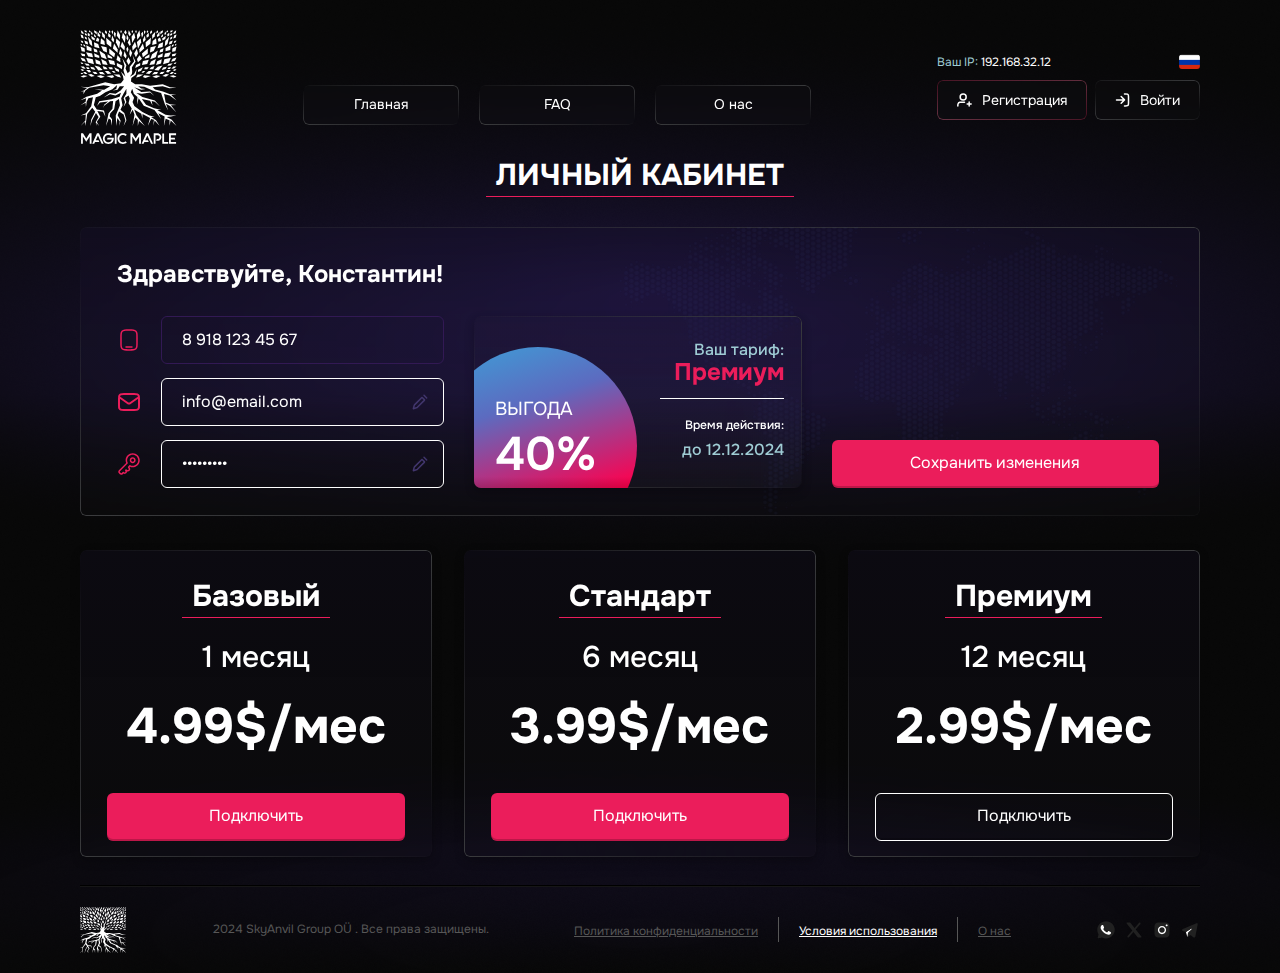
<file: account.html>
<!DOCTYPE html>
<html lang="en">
<head>
    <meta charset="UTF-8">
    <meta name="viewport" content="width=device-width, initial-scale=1.0">
    <link rel="shortcut icon" href="./images/footer_logo.svg" type="image/x-icon">
    <title>Magic-Maple</title>
    <!-- Bootstrap CSS link -->
    <link href="https://cdn.jsdelivr.net/npm/bootstrap@5.3.3/dist/css/bootstrap.min.css" rel="stylesheet" integrity="sha384-QWTKZyjpPEjISv5WaRU9OFeRpok6YctnYmDr5pNlyT2bRjXh0JMhjY6hW+ALEwIH" crossorigin="anonymous">
    <!-- Swiper CSS link -->
    <link rel="stylesheet" href="https://cdn.jsdelivr.net/npm/swiper@11/swiper-bundle.min.css"/>
    <!-- Animate CSS link -->
    <link rel="stylesheet" href="https://cdnjs.cloudflare.com/ajax/libs/animate.css/4.1.1/animate.min.css"/>
    <!-- CSS file -->
    <link rel="stylesheet" href="./css/style.css">
</head>
<body>
    
    <div class="wrapper">

        <!-- Header -->
        <header class="position-absolute start-0 w-100 header">
            <div class="d-flex align-items-center align-lg-items-start justify-content-between main_container">
                <a href="/" class="header__logo">
                    <img src="./images/header_logo.svg" alt="">
                </a>
                <ul class="d-none d-lg-flex align-items-center header__nav">
                    <li>
                        <a href="/" class="border_gradient">Главная</a>
                    </li>
                    <li>
                        <a href="./faq.html" class="border_gradient">FAQ</a>
                    </li>
                    <li>
                        <a href="./about.html" class="border_gradient">О нас</a>
                    </li>
                </ul>
                <div class="header__account">
                    <div class="d-flex align-items-center justify-content-between header__account_top">
                        <div class="account_ip">
                            Ваш IP: <span>192.168.32.12</span>
                        </div>
                        <div class="switch">
                            <div class="current">
                                <img src="./images/flag_ru.png" alt="">
                            </div>
                            <div class="options">
                                <ul class="options-list">
                                    <li data-lang="ru" class="selected">Русский</li>
                                    <li data-lang="en">English</li>
                                    <li data-lang="sa">Saudi Arabia</li>
                                </ul>
                                <div id="trans-circle">
                                    <svg xmlns="http://www.w3.org/2000/svg" viewBox="0 0 120 120">
                                        <g id="circle" fill="none" fill-rule="evenodd">
                                            <circle id="bg" cx="60" cy="60" r="60" fill="#FFFFFF"/>
                                        </g>
                                    </svg>
                                </div>
                            </div>
                        </div>
                        <button class="border_gradient d-lg-none header__bars">
                            <img src="./images/bars.svg" alt="">
                        </button>
                    </div>
                    <div class="d-none d-lg-flex align-items-center header__account_bottom">
                        <button class="border_gradient auth_btn register_modal__open">
                            <svg width="15" height="14" viewBox="0 0 15 14" fill="none" xmlns="http://www.w3.org/2000/svg">
                                <path d="M7.49998 9.21615H4.49998C3.5696 9.21615 3.10442 9.21615 2.72589 9.33097C1.87362 9.58951 1.20667 10.2564 0.948139 11.1087C0.833313 11.4872 0.833313 11.9524 0.833313 12.8828M12.1666 12.8828V8.88281M10.1666 10.8828H14.1666M9.16665 3.88281C9.16665 5.53967 7.8235 6.88281 6.16665 6.88281C4.50979 6.88281 3.16665 5.53967 3.16665 3.88281C3.16665 2.22596 4.50979 0.882812 6.16665 0.882812C7.8235 0.882812 9.16665 2.22596 9.16665 3.88281Z" stroke="white" stroke-width="1.5" stroke-linecap="round" stroke-linejoin="round"/>
                            </svg>
                            Регистрация
                        </button>
                        <button class="border_gradient log_in_modal__open">
                            <svg width="15" height="14" viewBox="0 0 15 14" fill="none" xmlns="http://www.w3.org/2000/svg">
                                <path d="M9.5 0.882812H10.3C11.4201 0.882812 11.9802 0.882812 12.408 1.1008C12.7843 1.29255 13.0903 1.59851 13.282 1.97483C13.5 2.40265 13.5 2.96271 13.5 4.08281V9.68281C13.5 10.8029 13.5 11.363 13.282 11.7908C13.0903 12.1671 12.7843 12.4731 12.408 12.6648C11.9802 12.8828 11.4201 12.8828 10.3 12.8828H9.5M6.16667 3.54948L9.5 6.88281M9.5 6.88281L6.16667 10.2161M9.5 6.88281L1.5 6.88281" stroke="white" stroke-width="1.5" stroke-linecap="round" stroke-linejoin="round"/>
                            </svg>
                            Войти
                        </button>

                        <!-- <span class="user">
                            Здравствуйте, <span>User 123</span>
                        </span>
                        <button class="border_gradient">
                            <svg width="15" height="14" viewBox="0 0 15 14" fill="none" xmlns="http://www.w3.org/2000/svg">
                                <path d="M9.5 0.882812H10.3C11.4201 0.882812 11.9802 0.882812 12.408 1.1008C12.7843 1.29255 13.0903 1.59851 13.282 1.97483C13.5 2.40265 13.5 2.96271 13.5 4.08281V9.68281C13.5 10.8029 13.5 11.363 13.282 11.7908C13.0903 12.1671 12.7843 12.4731 12.408 12.6648C11.9802 12.8828 11.4201 12.8828 10.3 12.8828H9.5M6.16667 3.54948L9.5 6.88281M9.5 6.88281L6.16667 10.2161M9.5 6.88281L1.5 6.88281" stroke="white" stroke-width="1.5" stroke-linecap="round" stroke-linejoin="round"/>
                            </svg>
                            Выйти
                        </button> -->
                    </div>
                </div>
            </div>
        </header>
        <!-- Header end -->

        <!-- Mobile menu -->
        <section class="mobile_menu">
            <button class="border_gradient d-lg-none mobile_menu__bars">
                <img src="./images/bars.svg" alt="">
            </button>
            <ul class="d-flex flex-column">
                <li>
                    <a href="/" class="border_gradient">Главная</a>
                </li>
                <li>
                    <a href="./faq.html" class="border_gradient">FAQ</a>
                </li>
                <li>
                    <a href="./about.html" class="border_gradient">О нас</a>
                </li>
                <li>
                    <button class="border_gradient auth_btn register_modal__open">
                        <svg width="15" height="14" viewBox="0 0 15 14" fill="none" xmlns="http://www.w3.org/2000/svg">
                            <path d="M7.49998 9.21615H4.49998C3.5696 9.21615 3.10442 9.21615 2.72589 9.33097C1.87362 9.58951 1.20667 10.2564 0.948139 11.1087C0.833313 11.4872 0.833313 11.9524 0.833313 12.8828M12.1666 12.8828V8.88281M10.1666 10.8828H14.1666M9.16665 3.88281C9.16665 5.53967 7.8235 6.88281 6.16665 6.88281C4.50979 6.88281 3.16665 5.53967 3.16665 3.88281C3.16665 2.22596 4.50979 0.882812 6.16665 0.882812C7.8235 0.882812 9.16665 2.22596 9.16665 3.88281Z" stroke="white" stroke-width="1.5" stroke-linecap="round" stroke-linejoin="round"/>
                        </svg>
                        Регистрация
                    </button>
                </li>
                <li>
                    <button class="border_gradient log_in_modal__open">
                        <svg width="15" height="14" viewBox="0 0 15 14" fill="none" xmlns="http://www.w3.org/2000/svg">
                            <path d="M9.5 0.882812H10.3C11.4201 0.882812 11.9802 0.882812 12.408 1.1008C12.7843 1.29255 13.0903 1.59851 13.282 1.97483C13.5 2.40265 13.5 2.96271 13.5 4.08281V9.68281C13.5 10.8029 13.5 11.363 13.282 11.7908C13.0903 12.1671 12.7843 12.4731 12.408 12.6648C11.9802 12.8828 11.4201 12.8828 10.3 12.8828H9.5M6.16667 3.54948L9.5 6.88281M9.5 6.88281L6.16667 10.2161M9.5 6.88281L1.5 6.88281" stroke="white" stroke-width="1.5" stroke-linecap="round" stroke-linejoin="round"/>
                        </svg>
                        Войти
                    </button>
                </li>
                <!-- <li>
                    <button class="border_gradient">
                        <svg width="15" height="14" viewBox="0 0 15 14" fill="none" xmlns="http://www.w3.org/2000/svg">
                            <path d="M9.5 0.882812H10.3C11.4201 0.882812 11.9802 0.882812 12.408 1.1008C12.7843 1.29255 13.0903 1.59851 13.282 1.97483C13.5 2.40265 13.5 2.96271 13.5 4.08281V9.68281C13.5 10.8029 13.5 11.363 13.282 11.7908C13.0903 12.1671 12.7843 12.4731 12.408 12.6648C11.9802 12.8828 11.4201 12.8828 10.3 12.8828H9.5M6.16667 3.54948L9.5 6.88281M9.5 6.88281L6.16667 10.2161M9.5 6.88281L1.5 6.88281" stroke="white" stroke-width="1.5" stroke-linecap="round" stroke-linejoin="round"/>
                        </svg>
                        Выйти
                    </button>
                </li> -->
            </ul>
        </section>
        <!-- Mobile menu end -->

        <!-- Auth modal -->
        <!-- Registration -->
        <div class="auth_modal register_modal">
            <div class="auth_modal__bg"></div>
            <form class="auth_modal__content animate__animated">
                <button type="button" class="border_gradient auth_modal__close">
                    <img src="./images/close_icon.svg" alt="">
                </button>
                <h2 class="auth_modal__title">РЕГИСТРАЦИЯ</h2>
                <div class="d-flex flex-column align-items-center auth_modal__inputs">
                    <div class="main_input">
                        <img src="./images/phone_icon.svg" alt="" class="main_input__icon">
                        <input type="tel" placeholder="Введите номер телефона*">
                    </div>
                    <div class="main_input">
                        <img src="./images/parol_icon.svg" alt="" class="main_input__icon">
                        <input type="password" placeholder="Ваш пароль">
                    </div>
                    <div class="main_input">
                        <img src="./images/parol_icon.svg" alt="" class="main_input__icon">
                        <input type="password" placeholder="Повторите пароль">
                    </div>
                </div>
                <div class="auth_modal__bottom">
                    <button type="submit" class="d-flex align-items-center justify-content-center btn_rose">Зарегистрироваться</button>
                    <p>
                        <a href="#">Условия использования</a>
                        и
                        <a href="#">Политика конфиденциальности.</a>
                    </p>
                </div>
            </form>
        </div>
        <!-- Registration end -->

        <!-- Log in -->
        <div class="auth_modal log_in_modal">
            <div class="auth_modal__bg"></div>
            <form class="auth_modal__content animate__animated">
                <button type="button" class="border_gradient auth_modal__close">
                    <img src="./images/close_icon.svg" alt="">
                </button>
                <h2 class="auth_modal__title">АВТОРИЗАЦИЯ</h2>
                <div class="d-flex flex-column align-items-center auth_modal__inputs">
                    <div class="main_input">
                        <img src="./images/phone_icon.svg" alt="" class="main_input__icon">
                        <input type="tel" placeholder="Введите номер телефона*">
                    </div>
                    <div class="main_input">
                        <img src="./images/parol_icon.svg" alt="" class="main_input__icon">
                        <input type="password" placeholder="Ваш пароль">
                    </div>
                    <a href="#">Забыли пароль?</a>
                </div>
                <div class="auth_modal__bottom">
                    <button type="submit" class="d-flex align-items-center justify-content-center btn_rose">Войти</button>
                    <p>
                        <a href="#">Условия использования</a>
                        и
                        <a href="#">Политика конфиденциальности.</a>
                    </p>
                </div>
            </form>
        </div>
        <!-- Log in end -->
        <!-- Auth modal end -->

        <!-- Account -->
        <section class="account">
            <img src="./images/account_bg.png" alt="" class="account__bg">
            <div class="main_container">
                <h2 class="sec_title account__title">
                    <span>ЛИЧНЫЙ КАБИНЕТ</span>
                </h2>
                <form class="d-flex align-items-stretch flex-wrap border_gradient account__form">
                    <img src="./images/account_form_bg.png" alt="" class="account__form_bg">
                    <h3>Здравствуйте, Константин!</h3>
                    <div class="d-flex flex-column account__form_item account__form_inputs">
                        <div class="d-flex align-items-center input_wrap">
                            <img src="./images/phone_icon_rose.svg" alt="" class="icon">
                            <div class="input">
                                <input type="tel" value="8 918 123 45 67" placeholder="Введите номер телефона*">
                            </div>
                        </div>
                        <div class="d-flex align-items-center input_wrap">
                            <img src="./images/mail_icon_rose.svg" alt="" class="icon">
                            <div class="input">
                                <img src="./images/pen_icon.svg" alt="" class="input_icon">
                                <input type="email" value="info@email.com" placeholder="Ваш email">
                            </div>
                        </div>
                        <div class="d-flex align-items-center input_wrap">
                            <img src="./images/parol_icon_rose.svg" alt="" class="icon">
                            <div class="input">
                                <img src="./images/pen_icon.svg" alt="" class="input_icon">
                                <input type="password" value="123456789" placeholder="Ваш пароль">
                            </div>
                        </div>
                    </div>
                    <div class="text-end border_gradient account__form_item account__form_tarif">
                        <div class="tarif_discount">
                            <span class="tarif_discount__text">
                                ВЫГОДА
                                <span>40%</span>
                            </span>
                        </div>
                        <h4 class="tarif_title">
                            Ваш тариф:
                            <span>Премиум</span>
                        </h4>
                        <h4 class="tarif_period">
                            Время действия:
                            <span>до 12.12.2024</span>
                        </h4>
                    </div>
                    <div class="d-flex align-items-end account__form_item">
                        <button type="submit" class="d-flex align-items-center justify-content-center w-100 text-white btn_rose">Сохранить изменения</button>
                    </div>
                </form>
                <ul class="d-flex align-items-stretch flex-wrap account__tarif_list">
                    <li class="d-flex align-items-center flex-column border_gradient account__tarif_list__item">
                        <h4>
                            <span>Базовый</span>
                        </h4>
                        <h5>1 месяц</h5>
                        <h3>4.99$/мес</h3>
                        <a href="#" class="d-flex align-items-center justify-content-center w-100 text-white btn_rose">Подключить</a>
                    </li>
                    <li class="d-flex align-items-center flex-column border_gradient account__tarif_list__item">
                        <h4>
                            <span>Стандарт</span>
                        </h4>
                        <h5>6 месяц</h5>
                        <h3>3.99$/мес</h3>
                        <a href="#" class="d-flex align-items-center justify-content-center w-100 text-white btn_rose">Подключить</a>
                    </li>
                    <li class="d-flex align-items-center flex-column border_gradient account__tarif_list__item">
                        <h4>
                            <span>Премиум</span>
                        </h4>
                        <h5>12 месяц</h5>
                        <h3>2.99$/мес</h3>
                        <a href="#" class="d-flex align-items-center justify-content-center w-100 text-white btn_rose disabled">Подключить</a>
                    </li>
                </ul>
            </div>
        </section>
        <!-- Account end -->

        <!-- Footer -->
        <footer class="footer">
            <div class="main_container flex-wrap d-flex align-items-center justify-content-center justify-content-lg-between">
                <img src="./images/footer_bg.png" alt="" class="footer__bg">
                <div class="d-flex order-1 order-lg-1 align-items-center footer__logo">
                    <a href="/">
                        <img src="./images/footer_logo.svg" alt="">
                    </a>
                    <span>2024 SkyAnvil Group OÜ . <br class="d-lg-none"> Все права защищены. </span>
                </div>
                <ul class="d-flex flex-column flex-lg-row order-3 order-lg-2 align-items-center footer__navs">
                    <li>
                        <a href="#">Политика конфиденциальности</a>
                    </li>
                    <li class="d-none d-lg-block footer__navs_line"></li>
                    <li>
                        <a href="#" class="active">Условия использования</a>
                    </li>
                    <li class="d-none d-lg-block footer__navs_line"></li>
                    <li>
                        <a href="#">О нас</a>
                    </li>
                </ul>
                <ul class="d-flex order-2 order-lg-3 align-items-center footer__contact">
                    <li>
                        <a href="#">
                            <img src="./images/footer_contact_1.svg" alt="">
                        </a>
                    </li>
                    <li>
                        <a href="#">
                            <img src="./images/footer_contact_2.svg" alt="">
                        </a>
                    </li>
                    <li>
                        <a href="#">
                            <img src="./images/footer_contact_3.svg" alt="">
                        </a>
                    </li>
                    <li>
                        <a href="#">
                            <img src="./images/footer_contact_4.svg" alt="">
                        </a>
                    </li>
                </ul>
            </div>
        </footer>
        <!-- Footer end -->

    </div>

    <!-- Bootstrap JS link -->
    <script src="https://cdn.jsdelivr.net/npm/bootstrap@5.3.3/dist/js/bootstrap.bundle.min.js" integrity="sha384-YvpcrYf0tY3lHB60NNkmXc5s9fDVZLESaAA55NDzOxhy9GkcIdslK1eN7N6jIeHz" crossorigin="anonymous"></script>
    <!-- Swiper JS link -->
    <script src="https://cdn.jsdelivr.net/npm/swiper@11/swiper-bundle.min.js"></script>
    <!-- JS file -->
    <script src="./js/main.js"></script>
</body>
</html>
</file>
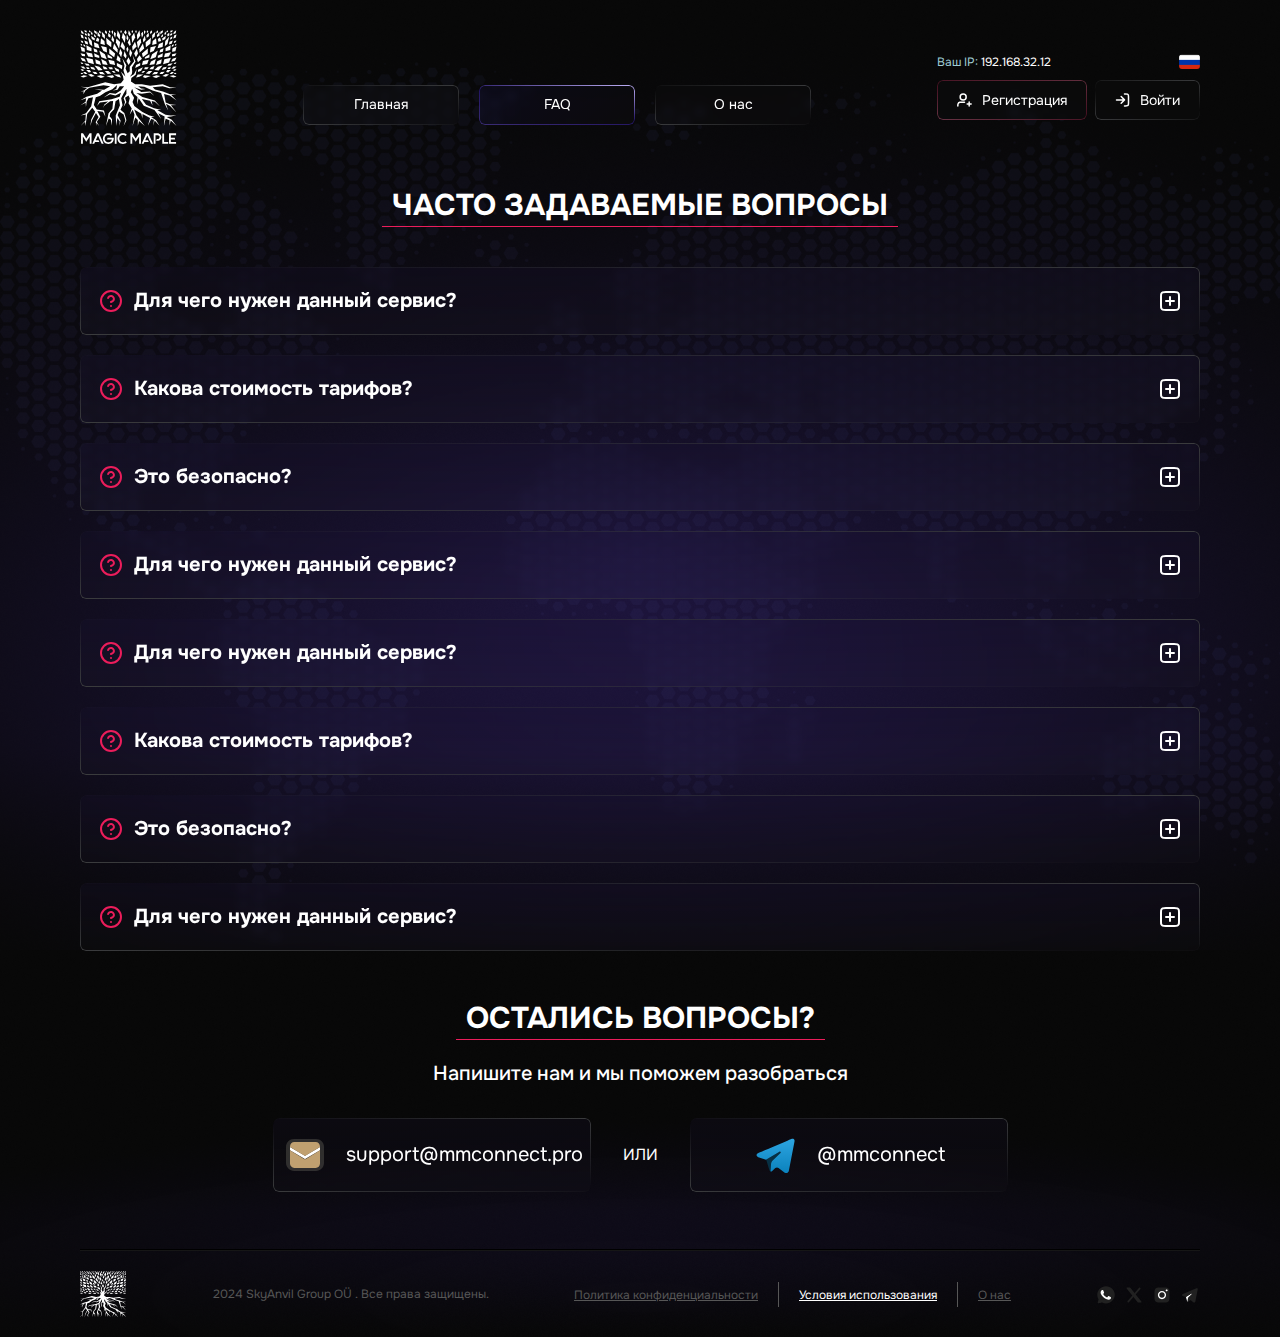
<file: faq.html>
<!DOCTYPE html>
<html lang="en">
<head>
    <meta charset="UTF-8">
    <meta name="viewport" content="width=device-width, initial-scale=1.0">
    <link rel="shortcut icon" href="./images/footer_logo.svg" type="image/x-icon">
    <title>Magic-Maple</title>
    <!-- Bootstrap CSS link -->
    <link href="https://cdn.jsdelivr.net/npm/bootstrap@5.3.3/dist/css/bootstrap.min.css" rel="stylesheet" integrity="sha384-QWTKZyjpPEjISv5WaRU9OFeRpok6YctnYmDr5pNlyT2bRjXh0JMhjY6hW+ALEwIH" crossorigin="anonymous">
    <!-- Swiper CSS link -->
    <link rel="stylesheet" href="https://cdn.jsdelivr.net/npm/swiper@11/swiper-bundle.min.css"/>
    <!-- Animate CSS link -->
    <link rel="stylesheet" href="https://cdnjs.cloudflare.com/ajax/libs/animate.css/4.1.1/animate.min.css"/>
    <!-- CSS file -->
    <link rel="stylesheet" href="./css/style.css">
</head>
<body>
    
    <div class="wrapper">

        <!-- Header -->
        <header class="position-absolute start-0 w-100 header">
            <div class="d-flex align-items-center align-lg-items-start justify-content-between main_container">
                <a href="/" class="header__logo">
                    <img src="./images/header_logo.svg" alt="">
                </a>
                <ul class="d-none d-lg-flex align-items-center header__nav">
                    <li>
                        <a href="/" class="border_gradient">Главная</a>
                    </li>
                    <li>
                        <a href="./faq.html" class="border_gradient active">FAQ</a>
                    </li>
                    <li>
                        <a href="./about.html" class="border_gradient">О нас</a>
                    </li>
                </ul>
                <div class="header__account">
                    <div class="d-flex align-items-center justify-content-between header__account_top">
                        <div class="account_ip">
                            Ваш IP: <span>192.168.32.12</span>
                        </div>
                        <div class="switch">
                            <div class="current">
                                <img src="./images/flag_ru.png" alt="">
                            </div>
                            <div class="options">
                                <ul class="options-list">
                                    <li data-lang="ru" class="selected">Русский</li>
                                    <li data-lang="en">English</li>
                                    <li data-lang="sa">Saudi Arabia</li>
                                </ul>
                                <div id="trans-circle">
                                    <svg xmlns="http://www.w3.org/2000/svg" viewBox="0 0 120 120">
                                        <g id="circle" fill="none" fill-rule="evenodd">
                                            <circle id="bg" cx="60" cy="60" r="60" fill="#FFFFFF"/>
                                        </g>
                                    </svg>
                                </div>
                            </div>
                        </div>
                        <button class="border_gradient d-lg-none header__bars">
                            <img src="./images/bars.svg" alt="">
                        </button>
                    </div>
                    <div class="d-none d-lg-flex align-items-center header__account_bottom">
                        <button class="border_gradient auth_btn register_modal__open">
                            <svg width="15" height="14" viewBox="0 0 15 14" fill="none" xmlns="http://www.w3.org/2000/svg">
                                <path d="M7.49998 9.21615H4.49998C3.5696 9.21615 3.10442 9.21615 2.72589 9.33097C1.87362 9.58951 1.20667 10.2564 0.948139 11.1087C0.833313 11.4872 0.833313 11.9524 0.833313 12.8828M12.1666 12.8828V8.88281M10.1666 10.8828H14.1666M9.16665 3.88281C9.16665 5.53967 7.8235 6.88281 6.16665 6.88281C4.50979 6.88281 3.16665 5.53967 3.16665 3.88281C3.16665 2.22596 4.50979 0.882812 6.16665 0.882812C7.8235 0.882812 9.16665 2.22596 9.16665 3.88281Z" stroke="white" stroke-width="1.5" stroke-linecap="round" stroke-linejoin="round"/>
                            </svg>
                            Регистрация
                        </button>
                        <button class="border_gradient log_in_modal__open">
                            <svg width="15" height="14" viewBox="0 0 15 14" fill="none" xmlns="http://www.w3.org/2000/svg">
                                <path d="M9.5 0.882812H10.3C11.4201 0.882812 11.9802 0.882812 12.408 1.1008C12.7843 1.29255 13.0903 1.59851 13.282 1.97483C13.5 2.40265 13.5 2.96271 13.5 4.08281V9.68281C13.5 10.8029 13.5 11.363 13.282 11.7908C13.0903 12.1671 12.7843 12.4731 12.408 12.6648C11.9802 12.8828 11.4201 12.8828 10.3 12.8828H9.5M6.16667 3.54948L9.5 6.88281M9.5 6.88281L6.16667 10.2161M9.5 6.88281L1.5 6.88281" stroke="white" stroke-width="1.5" stroke-linecap="round" stroke-linejoin="round"/>
                            </svg>
                            Войти
                        </button>

                        <!-- <span class="user">
                            Здравствуйте, <span>User 123</span>
                        </span>
                        <button class="border_gradient">
                            <svg width="15" height="14" viewBox="0 0 15 14" fill="none" xmlns="http://www.w3.org/2000/svg">
                                <path d="M9.5 0.882812H10.3C11.4201 0.882812 11.9802 0.882812 12.408 1.1008C12.7843 1.29255 13.0903 1.59851 13.282 1.97483C13.5 2.40265 13.5 2.96271 13.5 4.08281V9.68281C13.5 10.8029 13.5 11.363 13.282 11.7908C13.0903 12.1671 12.7843 12.4731 12.408 12.6648C11.9802 12.8828 11.4201 12.8828 10.3 12.8828H9.5M6.16667 3.54948L9.5 6.88281M9.5 6.88281L6.16667 10.2161M9.5 6.88281L1.5 6.88281" stroke="white" stroke-width="1.5" stroke-linecap="round" stroke-linejoin="round"/>
                            </svg>
                            Выйти
                        </button> -->
                    </div>
                </div>
            </div>
        </header>
        <!-- Header end -->

        <!-- Mobile menu -->
        <section class="mobile_menu">
            <button class="border_gradient d-lg-none mobile_menu__bars">
                <img src="./images/bars.svg" alt="">
            </button>
            <ul class="d-flex flex-column">
                <li>
                    <a href="/" class="border_gradient">Главная</a>
                </li>
                <li>
                    <a href="./faq.html" class="border_gradient active">FAQ</a>
                </li>
                <li>
                    <a href="./about.html" class="border_gradient">О нас</a>
                </li>
                <li>
                    <button class="border_gradient auth_btn register_modal__open">
                        <svg width="15" height="14" viewBox="0 0 15 14" fill="none" xmlns="http://www.w3.org/2000/svg">
                            <path d="M7.49998 9.21615H4.49998C3.5696 9.21615 3.10442 9.21615 2.72589 9.33097C1.87362 9.58951 1.20667 10.2564 0.948139 11.1087C0.833313 11.4872 0.833313 11.9524 0.833313 12.8828M12.1666 12.8828V8.88281M10.1666 10.8828H14.1666M9.16665 3.88281C9.16665 5.53967 7.8235 6.88281 6.16665 6.88281C4.50979 6.88281 3.16665 5.53967 3.16665 3.88281C3.16665 2.22596 4.50979 0.882812 6.16665 0.882812C7.8235 0.882812 9.16665 2.22596 9.16665 3.88281Z" stroke="white" stroke-width="1.5" stroke-linecap="round" stroke-linejoin="round"/>
                        </svg>
                        Регистрация
                    </button>
                </li>
                <li>
                    <button class="border_gradient log_in_modal__open">
                        <svg width="15" height="14" viewBox="0 0 15 14" fill="none" xmlns="http://www.w3.org/2000/svg">
                            <path d="M9.5 0.882812H10.3C11.4201 0.882812 11.9802 0.882812 12.408 1.1008C12.7843 1.29255 13.0903 1.59851 13.282 1.97483C13.5 2.40265 13.5 2.96271 13.5 4.08281V9.68281C13.5 10.8029 13.5 11.363 13.282 11.7908C13.0903 12.1671 12.7843 12.4731 12.408 12.6648C11.9802 12.8828 11.4201 12.8828 10.3 12.8828H9.5M6.16667 3.54948L9.5 6.88281M9.5 6.88281L6.16667 10.2161M9.5 6.88281L1.5 6.88281" stroke="white" stroke-width="1.5" stroke-linecap="round" stroke-linejoin="round"/>
                        </svg>
                        Войти
                    </button>
                </li>
                <!-- <li>
                    <button class="border_gradient">
                        <svg width="15" height="14" viewBox="0 0 15 14" fill="none" xmlns="http://www.w3.org/2000/svg">
                            <path d="M9.5 0.882812H10.3C11.4201 0.882812 11.9802 0.882812 12.408 1.1008C12.7843 1.29255 13.0903 1.59851 13.282 1.97483C13.5 2.40265 13.5 2.96271 13.5 4.08281V9.68281C13.5 10.8029 13.5 11.363 13.282 11.7908C13.0903 12.1671 12.7843 12.4731 12.408 12.6648C11.9802 12.8828 11.4201 12.8828 10.3 12.8828H9.5M6.16667 3.54948L9.5 6.88281M9.5 6.88281L6.16667 10.2161M9.5 6.88281L1.5 6.88281" stroke="white" stroke-width="1.5" stroke-linecap="round" stroke-linejoin="round"/>
                        </svg>
                        Выйти
                    </button>
                </li> -->
            </ul>
        </section>
        <!-- Mobile menu end -->

        <!-- Auth modal -->
        <!-- Registration -->
        <div class="auth_modal register_modal">
            <div class="auth_modal__bg"></div>
            <form class="auth_modal__content animate__animated">
                <button type="button" class="border_gradient auth_modal__close">
                    <img src="./images/close_icon.svg" alt="">
                </button>
                <h2 class="auth_modal__title">РЕГИСТРАЦИЯ</h2>
                <div class="d-flex flex-column align-items-center auth_modal__inputs">
                    <div class="main_input">
                        <img src="./images/phone_icon.svg" alt="" class="main_input__icon">
                        <input type="tel" placeholder="Введите номер телефона*">
                    </div>
                    <div class="main_input">
                        <img src="./images/parol_icon.svg" alt="" class="main_input__icon">
                        <input type="password" placeholder="Ваш пароль">
                    </div>
                    <div class="main_input">
                        <img src="./images/parol_icon.svg" alt="" class="main_input__icon">
                        <input type="password" placeholder="Повторите пароль">
                    </div>
                </div>
                <div class="auth_modal__bottom">
                    <button type="submit" class="d-flex align-items-center justify-content-center btn_rose">Зарегистрироваться</button>
                    <p>
                        <a href="#">Условия использования</a>
                        и
                        <a href="#">Политика конфиденциальности.</a>
                    </p>
                </div>
            </form>
        </div>
        <!-- Registration end -->

        <!-- Log in -->
        <div class="auth_modal log_in_modal">
            <div class="auth_modal__bg"></div>
            <form class="auth_modal__content animate__animated">
                <button type="button" class="border_gradient auth_modal__close">
                    <img src="./images/close_icon.svg" alt="">
                </button>
                <h2 class="auth_modal__title">АВТОРИЗАЦИЯ</h2>
                <div class="d-flex flex-column align-items-center auth_modal__inputs">
                    <div class="main_input">
                        <img src="./images/phone_icon.svg" alt="" class="main_input__icon">
                        <input type="tel" placeholder="Введите номер телефона*">
                    </div>
                    <div class="main_input">
                        <img src="./images/parol_icon.svg" alt="" class="main_input__icon">
                        <input type="password" placeholder="Ваш пароль">
                    </div>
                    <a href="#">Забыли пароль?</a>
                </div>
                <div class="auth_modal__bottom">
                    <button type="submit" class="d-flex align-items-center justify-content-center btn_rose">Войти</button>
                    <p>
                        <a href="#">Условия использования</a>
                        и
                        <a href="#">Политика конфиденциальности.</a>
                    </p>
                </div>
            </form>
        </div>
        <!-- Log in end -->
        <!-- Auth modal end -->

        <!-- FAQ -->
        <section class="faq">
            <img src="./images/faq_bg.png" alt="" class="faq__bg">
            <div class="main_container">
                <h2 class="sec_title faq__title">
                    <span>ЧАСТО ЗАДАВАЕМЫЕ ВОПРОСЫ</span>
                </h2>
                <div class="d-flex flex-column faq__list">
                    <div class="border_gradient faq__list_item">
                        <button type="button" class="w-100 d-flex align-items-center justify-content-between faq__list_item__head">
                            <span class="d-flex align-items-center">
                                <svg width="22" height="22" viewBox="0 0 22 22" fill="none" xmlns="http://www.w3.org/2000/svg">
                                    <path d="M8.09 8C8.3251 7.33167 8.78915 6.76811 9.39995 6.40913C10.0108 6.05016 10.7289 5.91894 11.4272 6.03871C12.1255 6.15849 12.7588 6.52152 13.2151 7.06353C13.6713 7.60553 13.9211 8.29152 13.92 9C13.92 11 10.92 12 10.92 12M11 16H11.01M21 11C21 16.5228 16.5228 21 11 21C5.47715 21 1 16.5228 1 11C1 5.47715 5.47715 1 11 1C16.5228 1 21 5.47715 21 11Z" stroke="#EB1D5B" stroke-width="2" stroke-linecap="round" stroke-linejoin="round"/>
                                </svg>
                                Для чего нужен данный сервис?
                            </span>
                            <span class="icon">
                                <img src="./images/plus_icon.svg" alt="">
                                <img src="./images/minus_icon.svg" alt="">
                            </span>
                        </button>
                        <div class="faq__list_item__body">
                            <p>
                                Равным образом дальнейшее развитие различных форм деятельности обеспечивает широкому кругу (специалистов) участие в формировании систем массового участия. Повседневная практика показывает, что укрепление и развитие структуры требуют от нас анализа существенных финансовых и административных условий. Идейные соображения высшего порядка, а также постоянный количественный рост и сфера нашей активности требуют определения и уточнения форм развития.
                            </p>
                        </div>
                    </div>
                    <div class="border_gradient faq__list_item">
                        <button type="button" class="w-100 d-flex align-items-center justify-content-between faq__list_item__head">
                            <span class="d-flex align-items-center">
                                <svg width="22" height="22" viewBox="0 0 22 22" fill="none" xmlns="http://www.w3.org/2000/svg">
                                    <path d="M8.09 8C8.3251 7.33167 8.78915 6.76811 9.39995 6.40913C10.0108 6.05016 10.7289 5.91894 11.4272 6.03871C12.1255 6.15849 12.7588 6.52152 13.2151 7.06353C13.6713 7.60553 13.9211 8.29152 13.92 9C13.92 11 10.92 12 10.92 12M11 16H11.01M21 11C21 16.5228 16.5228 21 11 21C5.47715 21 1 16.5228 1 11C1 5.47715 5.47715 1 11 1C16.5228 1 21 5.47715 21 11Z" stroke="#EB1D5B" stroke-width="2" stroke-linecap="round" stroke-linejoin="round"/>
                                </svg>
                                Какова стоимость тарифов?
                            </span>
                            <span class="icon">
                                <img src="./images/plus_icon.svg" alt="">
                                <img src="./images/minus_icon.svg" alt="">
                            </span>
                        </button>
                        <div class="faq__list_item__body">
                            <p>
                                Равным образом дальнейшее развитие различных форм деятельности обеспечивает широкому кругу (специалистов) участие в формировании систем массового участия. Повседневная практика показывает, что укрепление и развитие структуры требуют от нас анализа существенных финансовых и административных условий. Идейные соображения высшего порядка, а также постоянный количественный рост и сфера нашей активности требуют определения и уточнения форм развития.
                            </p>
                        </div>
                    </div>
                    <div class="border_gradient faq__list_item">
                        <button type="button" class="w-100 d-flex align-items-center justify-content-between faq__list_item__head">
                            <span class="d-flex align-items-center">
                                <svg width="22" height="22" viewBox="0 0 22 22" fill="none" xmlns="http://www.w3.org/2000/svg">
                                    <path d="M8.09 8C8.3251 7.33167 8.78915 6.76811 9.39995 6.40913C10.0108 6.05016 10.7289 5.91894 11.4272 6.03871C12.1255 6.15849 12.7588 6.52152 13.2151 7.06353C13.6713 7.60553 13.9211 8.29152 13.92 9C13.92 11 10.92 12 10.92 12M11 16H11.01M21 11C21 16.5228 16.5228 21 11 21C5.47715 21 1 16.5228 1 11C1 5.47715 5.47715 1 11 1C16.5228 1 21 5.47715 21 11Z" stroke="#EB1D5B" stroke-width="2" stroke-linecap="round" stroke-linejoin="round"/>
                                </svg>
                                Это безопасно?
                            </span>
                            <span class="icon">
                                <img src="./images/plus_icon.svg" alt="">
                                <img src="./images/minus_icon.svg" alt="">
                            </span>
                        </button>
                        <div class="faq__list_item__body">
                            <p>
                                Равным образом дальнейшее развитие различных форм деятельности обеспечивает широкому кругу (специалистов) участие в формировании систем массового участия. Повседневная практика показывает, что укрепление и развитие структуры требуют от нас анализа существенных финансовых и административных условий. Идейные соображения высшего порядка, а также постоянный количественный рост и сфера нашей активности требуют определения и уточнения форм развития.
                            </p>
                        </div>
                    </div>
                    <div class="border_gradient faq__list_item">
                        <button type="button" class="w-100 d-flex align-items-center justify-content-between faq__list_item__head">
                            <span class="d-flex align-items-center">
                                <svg width="22" height="22" viewBox="0 0 22 22" fill="none" xmlns="http://www.w3.org/2000/svg">
                                    <path d="M8.09 8C8.3251 7.33167 8.78915 6.76811 9.39995 6.40913C10.0108 6.05016 10.7289 5.91894 11.4272 6.03871C12.1255 6.15849 12.7588 6.52152 13.2151 7.06353C13.6713 7.60553 13.9211 8.29152 13.92 9C13.92 11 10.92 12 10.92 12M11 16H11.01M21 11C21 16.5228 16.5228 21 11 21C5.47715 21 1 16.5228 1 11C1 5.47715 5.47715 1 11 1C16.5228 1 21 5.47715 21 11Z" stroke="#EB1D5B" stroke-width="2" stroke-linecap="round" stroke-linejoin="round"/>
                                </svg>
                                Для чего нужен данный сервис?
                            </span>
                            <span class="icon">
                                <img src="./images/plus_icon.svg" alt="">
                                <img src="./images/minus_icon.svg" alt="">
                            </span>
                        </button>
                        <div class="faq__list_item__body">
                            <p>
                                Равным образом дальнейшее развитие различных форм деятельности обеспечивает широкому кругу (специалистов) участие в формировании систем массового участия. Повседневная практика показывает, что укрепление и развитие структуры требуют от нас анализа существенных финансовых и административных условий. Идейные соображения высшего порядка, а также постоянный количественный рост и сфера нашей активности требуют определения и уточнения форм развития.
                            </p>
                        </div>
                    </div>
                    <div class="border_gradient faq__list_item">
                        <button type="button" class="w-100 d-flex align-items-center justify-content-between faq__list_item__head">
                            <span class="d-flex align-items-center">
                                <svg width="22" height="22" viewBox="0 0 22 22" fill="none" xmlns="http://www.w3.org/2000/svg">
                                    <path d="M8.09 8C8.3251 7.33167 8.78915 6.76811 9.39995 6.40913C10.0108 6.05016 10.7289 5.91894 11.4272 6.03871C12.1255 6.15849 12.7588 6.52152 13.2151 7.06353C13.6713 7.60553 13.9211 8.29152 13.92 9C13.92 11 10.92 12 10.92 12M11 16H11.01M21 11C21 16.5228 16.5228 21 11 21C5.47715 21 1 16.5228 1 11C1 5.47715 5.47715 1 11 1C16.5228 1 21 5.47715 21 11Z" stroke="#EB1D5B" stroke-width="2" stroke-linecap="round" stroke-linejoin="round"/>
                                </svg>
                                Для чего нужен данный сервис?
                            </span>
                            <span class="icon">
                                <img src="./images/plus_icon.svg" alt="">
                                <img src="./images/minus_icon.svg" alt="">
                            </span>
                        </button>
                        <div class="faq__list_item__body">
                            <p>
                                Равным образом дальнейшее развитие различных форм деятельности обеспечивает широкому кругу (специалистов) участие в формировании систем массового участия. Повседневная практика показывает, что укрепление и развитие структуры требуют от нас анализа существенных финансовых и административных условий. Идейные соображения высшего порядка, а также постоянный количественный рост и сфера нашей активности требуют определения и уточнения форм развития.
                            </p>
                        </div>
                    </div>
                    <div class="border_gradient faq__list_item">
                        <button type="button" class="w-100 d-flex align-items-center justify-content-between faq__list_item__head">
                            <span class="d-flex align-items-center">
                                <svg width="22" height="22" viewBox="0 0 22 22" fill="none" xmlns="http://www.w3.org/2000/svg">
                                    <path d="M8.09 8C8.3251 7.33167 8.78915 6.76811 9.39995 6.40913C10.0108 6.05016 10.7289 5.91894 11.4272 6.03871C12.1255 6.15849 12.7588 6.52152 13.2151 7.06353C13.6713 7.60553 13.9211 8.29152 13.92 9C13.92 11 10.92 12 10.92 12M11 16H11.01M21 11C21 16.5228 16.5228 21 11 21C5.47715 21 1 16.5228 1 11C1 5.47715 5.47715 1 11 1C16.5228 1 21 5.47715 21 11Z" stroke="#EB1D5B" stroke-width="2" stroke-linecap="round" stroke-linejoin="round"/>
                                </svg>
                                Какова стоимость тарифов?
                            </span>
                            <span class="icon">
                                <img src="./images/plus_icon.svg" alt="">
                                <img src="./images/minus_icon.svg" alt="">
                            </span>
                        </button>
                        <div class="faq__list_item__body">
                            <p>
                                Равным образом дальнейшее развитие различных форм деятельности обеспечивает широкому кругу (специалистов) участие в формировании систем массового участия. Повседневная практика показывает, что укрепление и развитие структуры требуют от нас анализа существенных финансовых и административных условий. Идейные соображения высшего порядка, а также постоянный количественный рост и сфера нашей активности требуют определения и уточнения форм развития.
                            </p>
                        </div>
                    </div>
                    <div class="border_gradient faq__list_item">
                        <button type="button" class="w-100 d-flex align-items-center justify-content-between faq__list_item__head">
                            <span class="d-flex align-items-center">
                                <svg width="22" height="22" viewBox="0 0 22 22" fill="none" xmlns="http://www.w3.org/2000/svg">
                                    <path d="M8.09 8C8.3251 7.33167 8.78915 6.76811 9.39995 6.40913C10.0108 6.05016 10.7289 5.91894 11.4272 6.03871C12.1255 6.15849 12.7588 6.52152 13.2151 7.06353C13.6713 7.60553 13.9211 8.29152 13.92 9C13.92 11 10.92 12 10.92 12M11 16H11.01M21 11C21 16.5228 16.5228 21 11 21C5.47715 21 1 16.5228 1 11C1 5.47715 5.47715 1 11 1C16.5228 1 21 5.47715 21 11Z" stroke="#EB1D5B" stroke-width="2" stroke-linecap="round" stroke-linejoin="round"/>
                                </svg>
                                Это безопасно?
                            </span>
                            <span class="icon">
                                <img src="./images/plus_icon.svg" alt="">
                                <img src="./images/minus_icon.svg" alt="">
                            </span>
                        </button>
                        <div class="faq__list_item__body">
                            <p>
                                Равным образом дальнейшее развитие различных форм деятельности обеспечивает широкому кругу (специалистов) участие в формировании систем массового участия. Повседневная практика показывает, что укрепление и развитие структуры требуют от нас анализа существенных финансовых и административных условий. Идейные соображения высшего порядка, а также постоянный количественный рост и сфера нашей активности требуют определения и уточнения форм развития.
                            </p>
                        </div>
                    </div>
                    <div class="border_gradient faq__list_item">
                        <button type="button" class="w-100 d-flex align-items-center justify-content-between faq__list_item__head">
                            <span class="d-flex align-items-center">
                                <svg width="22" height="22" viewBox="0 0 22 22" fill="none" xmlns="http://www.w3.org/2000/svg">
                                    <path d="M8.09 8C8.3251 7.33167 8.78915 6.76811 9.39995 6.40913C10.0108 6.05016 10.7289 5.91894 11.4272 6.03871C12.1255 6.15849 12.7588 6.52152 13.2151 7.06353C13.6713 7.60553 13.9211 8.29152 13.92 9C13.92 11 10.92 12 10.92 12M11 16H11.01M21 11C21 16.5228 16.5228 21 11 21C5.47715 21 1 16.5228 1 11C1 5.47715 5.47715 1 11 1C16.5228 1 21 5.47715 21 11Z" stroke="#EB1D5B" stroke-width="2" stroke-linecap="round" stroke-linejoin="round"/>
                                </svg>
                                Для чего нужен данный сервис?
                            </span>
                            <span class="icon">
                                <img src="./images/plus_icon.svg" alt="">
                                <img src="./images/minus_icon.svg" alt="">
                            </span>
                        </button>
                        <div class="faq__list_item__body">
                            <p>
                                Равным образом дальнейшее развитие различных форм деятельности обеспечивает широкому кругу (специалистов) участие в формировании систем массового участия. Повседневная практика показывает, что укрепление и развитие структуры требуют от нас анализа существенных финансовых и административных условий. Идейные соображения высшего порядка, а также постоянный количественный рост и сфера нашей активности требуют определения и уточнения форм развития.
                            </p>
                        </div>
                    </div>
                </div>
            </div>
        </section>
        <!-- FAQ end -->

        <!-- Have question -->
        <section class="have_question">
            <div class="main_container">
                <h2 class="sec_title have_question__title">
                    <span>ОСТАЛИСЬ ВОПРОСЫ?</span>
                </h2>
                <h3 class="text-center have_question__subtitle"> Напишите нам и мы поможем разобраться </h3>
                <div class="d-flex flex-column flex-md-row align-items-center justify-content-center have_question__link">
                    <a href="#" class="border_gradient d-flex align-items-center justify-content-center">
                        <img src="./images/mail_icon.svg" alt="">
                        <span>support@mmconnect.pro</span>
                    </a>
                    <span class="have_question__link_text">ИЛИ</span>
                    <a href="#" class="border_gradient d-flex align-items-center justify-content-center">
                        <img src="./images/telegram_icon.svg" alt="">
                        <span>@mmconnect</span>
                    </a>
                </div>
            </div>
        </section>
        <!-- Have question end -->

        <!-- Footer -->
        <footer class="footer">
            <div class="main_container flex-wrap d-flex align-items-center justify-content-center justify-content-lg-between">
                <img src="./images/footer_bg.png" alt="" class="footer__bg">
                <div class="d-flex order-1 order-lg-1 align-items-center footer__logo">
                    <a href="/">
                        <img src="./images/footer_logo.svg" alt="">
                    </a>
                    <span>2024 SkyAnvil Group OÜ . <br class="d-lg-none"> Все права защищены. </span>
                </div>
                <ul class="d-flex flex-column flex-lg-row order-3 order-lg-2 align-items-center footer__navs">
                    <li>
                        <a href="#">Политика конфиденциальности</a>
                    </li>
                    <li class="d-none d-lg-block footer__navs_line"></li>
                    <li>
                        <a href="#" class="active">Условия использования</a>
                    </li>
                    <li class="d-none d-lg-block footer__navs_line"></li>
                    <li>
                        <a href="#">О нас</a>
                    </li>
                </ul>
                <ul class="d-flex order-2 order-lg-3 align-items-center footer__contact">
                    <li>
                        <a href="#">
                            <img src="./images/footer_contact_1.svg" alt="">
                        </a>
                    </li>
                    <li>
                        <a href="#">
                            <img src="./images/footer_contact_2.svg" alt="">
                        </a>
                    </li>
                    <li>
                        <a href="#">
                            <img src="./images/footer_contact_3.svg" alt="">
                        </a>
                    </li>
                    <li>
                        <a href="#">
                            <img src="./images/footer_contact_4.svg" alt="">
                        </a>
                    </li>
                </ul>
            </div>
        </footer>
        <!-- Footer end -->

    </div>

    <!-- Bootstrap JS link -->
    <script src="https://cdn.jsdelivr.net/npm/bootstrap@5.3.3/dist/js/bootstrap.bundle.min.js" integrity="sha384-YvpcrYf0tY3lHB60NNkmXc5s9fDVZLESaAA55NDzOxhy9GkcIdslK1eN7N6jIeHz" crossorigin="anonymous"></script>
    <!-- Swiper JS link -->
    <script src="https://cdn.jsdelivr.net/npm/swiper@11/swiper-bundle.min.js"></script>
    <!-- JS file -->
    <script src="./js/main.js"></script>
</body>
</html>
</file>
<file: css/style.css>
@import url("https://fonts.googleapis.com/css2?family=Onest:wght@100..900&display=swap");
@import url("https://fonts.googleapis.com/css2?family=Inter:wght@100..900&display=swap");
* {
  padding: 0;
  margin: 0;
  box-sizing: border-box;
}

p, h1, h2, h3, h4, h5, h6, ul, ol, dl {
  margin: 0;
  padding: 0;
  list-style: none;
}

a, span {
  display: inline-block;
  text-decoration: none;
  color: inherit;
}

button {
  border: none;
  background: transparent;
  cursor: pointer;
  outline: none;
}

input {
  border: none;
  background: transparent;
  outline: none;
}

body {
  font-family: "Onest", sans-serif;
  font-weight: 400;
  background: #080808;
  color: #FFFFFF;
}

.wrapper {
  width: 100%;
  overflow: hidden;
}

.main_container {
  max-width: 1120px;
  margin: 0 auto;
}
@media screen and (max-width: 1156px) {
  .main_container {
    max-width: calc(100% - 32px);
  }
}
.main_input {
  position: relative;
  width: 100%;
}
.main_input__icon {
  position: absolute;
  top: 50%;
  left: 12px;
  transform: translateY(-50%);
  z-index: -1;
}
.main_input input {
  width: 100%;
  border: 1px solid #FFF;
  border-radius: 6px;
  height: 48px;
  padding: 0 20px 0 48px;
  font-size: 16px;
  font-weight: 400;
  line-height: 16px;
  color: #FFF;
}
.main_input input::-moz-placeholder {
  color: #42366D;
}
.main_input input::placeholder {
  color: #42366D;
}

.btn_rose {
  background: #EB1D5B;
  height: 48px;
  border-radius: 6px;
  font-size: 16px;
  line-height: 140%;
  gap: 6px;
  box-shadow: inset 0px -2px 0px 0px rgba(0, 0, 0, 0.2);
}
.btn_light_border {
  background: black;
  height: 48px;
  border: 1px solid #A6A6A6;
  border-radius: 6px;
  padding: 0 11px;
}

.sec_title {
  text-align: center;
  font-size: 30px;
  font-weight: 700;
  line-height: 140%;
}
.sec_title span {
  border-bottom: 1px solid #EB1D5B;
  padding: 0 10px;
}

.border_gradient {
  position: relative;
  -webkit-backdrop-filter: blur(4px);
          backdrop-filter: blur(4px);
  background: rgba(255, 255, 255, 0.01);
  border-radius: 7px;
}
.border_gradient::before {
  border-radius: 6px;
  content: "";
  position: absolute;
  z-index: -1;
  inset: 0;
  border: 1px solid transparent;
  background: linear-gradient(11deg, #3B3C3E, rgba(0, 0, 0, 0), #3B3C3E) border-box;
  -webkit-mask: linear-gradient(#fff 0 0) padding-box, linear-gradient(#fff 0 0);
          mask: linear-gradient(#fff 0 0) padding-box, linear-gradient(#fff 0 0);
  -webkit-mask-composite: xor;
          mask-composite: exclude;
}

.header {
  top: 30px;
  z-index: 2;
}
@media screen and (max-width: 992px) {
  .header {
    top: 16px;
  }
}
@media screen and (max-width: 991px) {
  .header__logo img {
    height: 54px;
  }
}
.header__nav {
  gap: 20px;
  padding-top: 35px;
}
.header__nav a {
  font-size: 14px;
  line-height: 140%;
  width: 156px;
  height: 40px;
  display: flex;
  align-items: center;
  justify-content: center;
  position: relative;
}
.header__nav a.active, .header__nav a:hover {
  background: linear-gradient(135.29deg, rgba(20, 0, 255, 0.05) 1.042%, rgba(20, 0, 255, 0) 100%), rgba(255, 255, 255, 0.01);
}
.header__nav a.active::before, .header__nav a:hover::before {
  background: linear-gradient(11deg, #3A2C74, #231563, #BFB1F6) border-box;
}
.header__account_top {
  margin-bottom: 10px;
}
@media screen and (max-width: 992px) {
  .header__account_top {
    gap: 15px;
  }
}
.header__account_top .account_ip {
  font-size: 12px;
  line-height: 140%;
  color: #9FCCD4;
}
.header__account_top .account_ip span {
  color: #FFFFFF;
}
.header__account_bottom {
  gap: 8px;
}
.header__account_bottom button {
  height: 40px;
  color: #FFFFFF;
  font-size: 14px;
  line-height: 140%;
  display: flex;
  align-items: center;
  justify-content: center;
  gap: 10px;
  padding: 0 20px;
}
.header__account_bottom button.auth_btn::before {
  background: linear-gradient(11deg, #673344, #451121, #622E3E) border-box;
}
.header__account_bottom .user {
  font-size: 14px;
  line-height: 140%;
  margin-right: 24px;
}
.header__account_bottom .user span {
  color: #EB1D5B;
}
.header__bars {
  width: 40px;
  height: 40px;
}
.header__bars::before {
  background: linear-gradient(37deg, #3B3C3E, rgba(0, 0, 0, 0), #3B3C3E) border-box;
}

.mobile_menu {
  position: fixed;
  top: 0;
  left: 0;
  width: 100%;
  height: 100%;
  -webkit-backdrop-filter: blur(10px);
          backdrop-filter: blur(10px);
  background: rgba(0, 0, 0, 0.9);
  z-index: 5;
  display: none;
  align-items: center;
  justify-content: center;
}
@media screen and (min-width: 992px) {
  .mobile_menu {
    display: none !important;
  }
}
.mobile_menu__bars {
  position: absolute;
  top: 16px;
  right: 16px;
  width: 40px;
  height: 40px;
}
.mobile_menu ul {
  width: calc(100% - 32px);
  gap: 20px;
}
.mobile_menu ul a {
  width: 100%;
  height: 40px;
  display: flex;
  align-items: center;
  justify-content: center;
  font-size: 14px;
  line-height: 140%;
  background: rgba(255, 255, 255, 0.01);
}
.mobile_menu ul a::before {
  background: linear-gradient(4deg, #3B3C3E, rgba(0, 0, 0, 0), #3B3C3E) border-box;
}
.mobile_menu ul a.active {
  background: linear-gradient(135.29deg, rgba(20, 0, 255, 0.05) 1.042%, rgba(20, 0, 255, 0) 100%), rgba(255, 255, 255, 0.01);
}
.mobile_menu ul a.active::before {
  background: linear-gradient(4deg, #3A2C74, #231563, #BFB1F6) border-box;
}
.mobile_menu ul button {
  width: 100%;
  color: #FFFFFF;
  font-size: 14px;
  line-height: 140%;
  height: 40px;
  gap: 10px;
  display: flex;
  align-items: center;
  justify-content: center;
  background: rgba(255, 255, 255, 0.01);
}
.mobile_menu ul button::before {
  background: linear-gradient(4deg, #3B3C3E, rgba(0, 0, 0, 0), #3B3C3E) border-box;
}
.mobile_menu ul button.auth_btn::before {
  background: linear-gradient(4deg, #673344, #451121, #622E3E) border-box;
}

.switch {
  position: relative;
  cursor: pointer;
  display: flex;
  align-items: center;
}
.switch .current {
  width: 21px;
  height: 15px;
  position: relative;
  z-index: 1;
  display: flex;
}
.switch .current img {
  border-radius: 3px;
  width: 100%;
  height: 100%;
  -o-object-fit: cover;
     object-fit: cover;
}

.options {
  position: absolute;
  right: 0;
  top: 0;
  z-index: 0;
  opacity: 0;
  transition: all 0.36s ease-out;
  display: none;
  overflow: hidden;
  box-shadow: 0 0 0 0 rgba(0, 0, 0, 0);
}
.switch.show-options .options {
  display: block;
  z-index: 5;
}
.switch.anim-options .options {
  opacity: 1;
}
.switch.show-shadow .options {
  box-shadow: 0 2px 12px -4px rgba(0, 0, 0, 0.4);
}

.options-list {
  color: #080808;
  margin: 0;
  padding: 0.2rem 0.4em;
  position: relative;
  z-index: 5;
}
.options-list li {
  list-style: none;
  padding: 0;
  margin: 0;
  padding: 0.4em;
  border-bottom: 1px solid #E1E4E6;
  transform: translateX(10px);
  transition: all 0.24s ease-out;
  transition-delay: 0.1s;
  opacity: 0;
  font-size: 14px;
  line-height: 140%;
  white-space: nowrap;
}
.options-list li:last-child {
  border-bottom: none;
}
.options-list li:nth-child(1) {
  transition-delay: 0.1s;
}
.options-list li:nth-child(2) {
  transition-delay: 0.15s;
}
.options-list li:nth-child(3) {
  transition-delay: 0.2s;
}
.options-list li.selected {
  color: #4A2475;
}
.switch.anim-options .options-list li {
  transform: translateX(0);
  opacity: 1;
}

#trans-circle {
  width: 80px;
  height: 80px;
  position: absolute;
  top: -80px;
  right: -80px;
  padding: 0;
  margin: 0;
  border: none;
  z-index: 1;
  transition: all 0.4s ease-out;
  transform: scale(0.5);
  overflow: hidden;
}
#trans-circle svg {
  max-width: 100%;
  max-height: 100%;
}

.switch.anim-options #trans-circle {
  transform: scale(9);
}

.auth_modal {
  position: fixed;
  top: 0;
  left: 0;
  width: 100%;
  height: 100%;
  z-index: 5;
  display: none;
  align-items: center;
  justify-content: center;
}
.auth_modal.active {
  display: flex;
}
.auth_modal__bg {
  position: absolute;
  top: 0;
  left: 0;
  width: 100%;
  height: 100%;
}
.auth_modal__close {
  position: absolute;
  top: 16px;
  right: 16px;
  width: 40px;
  height: 40px;
  display: flex;
  align-items: center;
  justify-content: center;
  background: rgba(255, 255, 255, 0.01);
}
.auth_modal__close::before {
  background: linear-gradient(30deg, #3B3C3E, rgba(0, 0, 0, 0), #3B3C3E) border-box;
}
.auth_modal__content {
  position: relative;
  width: 390px;
  -webkit-backdrop-filter: blur(10px);
          backdrop-filter: blur(10px);
  background: rgba(0, 0, 0, 0.9);
  border-radius: 16px;
  padding: 76px 16px 24px;
  text-align: center;
}
@media screen and (max-width: 992px) {
  .auth_modal__content {
    width: 100%;
    height: 100%;
    display: flex;
    flex-direction: column;
    justify-content: space-between;
    padding: 96px 16px 16px;
    border-radius: 0;
  }
}
.auth_modal__title {
  border-bottom: 1px solid #EB1D5B;
  margin-bottom: 37px;
}
.auth_modal__inputs {
  gap: 10px;
  margin-bottom: 37px;
}
.auth_modal__inputs a {
  color: #EB1D5B;
  font-size: 14px;
  line-height: 140%;
}
.auth_modal__bottom .btn_rose {
  width: 100%;
  font-size: 16px;
  line-height: 16px;
  color: #fff;
  margin-bottom: 8px;
}
.auth_modal__bottom p {
  color: #fff;
  font-size: 12px;
  line-height: 16px;
}
.auth_modal__bottom p a {
  display: inline;
  color: #EB1D5B;
  text-decoration: underline;
  font-weight: 500;
}

.home {
  padding-top: 210px;
  position: relative;
}
@media screen and (max-width: 992px) {
  .home {
    padding-top: 68px;
  }
}
.home .main_container {
  position: relative;
}
.home__bg {
  position: absolute;
  top: 0;
  left: 50%;
  transform: translateX(-50%);
  z-index: -1;
}
@media screen and (max-width: 768px) {
  .home__bg {
    width: 1240px;
  }
}
.home__phone_img {
  position: absolute;
  top: 0;
  left: -346px;
}
@media screen and (max-width: 1100px) {
  .home__phone_img {
    width: 750px;
  }
}
@media screen and (max-width: 992px) {
  .home__phone_img {
    position: static;
    width: 600px;
    display: block;
    margin: 0 auto;
  }
}
@media screen and (max-width: 768px) {
  .home__phone_img {
    width: 100%;
    height: 345px;
    -o-object-fit: contain;
       object-fit: contain;
    transform: translateX(-20px);
  }
}
.home__content {
  width: 544px;
  gap: 52px;
  margin-bottom: 133px;
}
@media screen and (max-width: 992px) {
  .home__content {
    margin: 0 auto 40px;
    align-items: center !important;
    text-align: center !important;
  }
}
@media screen and (max-width: 768px) {
  .home__content {
    width: 100%;
    align-items: flex-start !important;
    text-align: left !important;
    gap: 23px;
  }
}
.home__title {
  font-size: 40px;
  font-weight: 700;
  line-height: 140%;
}
@media screen and (max-width: 768px) {
  .home__title {
    font-size: 30px;
  }
}
.home__line {
  height: 4px;
  width: 100%;
  border-radius: 2px;
  background: #EB1D5B;
}
.home__subtitle {
  color: #FFFFFF;
  font-size: 24px;
  line-height: 140%;
}
@media screen and (max-width: 768px) {
  .home__subtitle {
    font-size: 20px;
  }
}
.home h3 {
  color: #9FCCD4;
  font-size: 20px;
  line-height: 140%;
  gap: 6px;
}
.home .btn_rose {
  width: 352px;
}
@media screen and (max-width: 768px) {
  .home .btn_rose {
    width: 100%;
  }
}
.home .download_link {
  gap: 20px;
}
@media screen and (max-width: 768px) {
  .home .download_link {
    width: 100%;
  }
}
@media screen and (max-width: 768px) {
  .home .download_link li {
    width: 100%;
  }
}
.home .download_link a {
  width: 165px;
}
@media screen and (max-width: 768px) {
  .home .download_link a {
    width: 100%;
  }
}
.home__card {
  margin-bottom: 92px;
  gap: 32px;
}
@media screen and (max-width: 992px) {
  .home__card {
    gap: 20px;
  }
}
@media screen and (max-width: 768px) {
  .home__card {
    margin-bottom: 40px;
  }
}
.home__card_item {
  padding: 24px 16px;
  width: calc(33.3333333333% - 21.3333333333px);
}
@media screen and (max-width: 992px) {
  .home__card_item {
    width: 100%;
  }
}
.home__card_item::before {
  background: linear-gradient(40deg, #3B3C3E, rgba(0, 0, 0, 0), #3B3C3E) border-box;
}
.home__card_item h4 {
  margin: 24px 0 10px;
  font-size: 20px;
  font-weight: 700;
  line-height: 140%;
}
.home__card_item h4 span {
  border-bottom: 1px solid #EB1D5B;
  padding: 0 10px;
}
.home__card_item p {
  font-size: 14px;
  line-height: 140%;
}

.ease_use {
  margin-bottom: 100px;
  position: relative;
}
@media screen and (max-width: 768px) {
  .ease_use {
    margin-bottom: 40px;
  }
}
.ease_use__bg {
  position: absolute;
  z-index: -1;
  top: -200px;
  left: 50%;
  transform: translateX(-50%);
}
@media screen and (max-width: 768px) {
  .ease_use__bg {
    width: 1240px;
    top: 73px;
  }
}
.ease_use__title {
  margin-bottom: 52px;
}
.ease_use__slider {
  gap: 20px;
  position: relative;
}
.ease_use__slider_prev, .ease_use__slider_next {
  width: 50px;
  height: 60px;
  flex-shrink: 0;
  box-shadow: 0 4px 10px rgba(0, 0, 0, 0.25);
  background: rgba(17, 8, 44, 0.13), rgba(255, 255, 255, 0.01);
}
@media screen and (max-width: 630px) {
  .ease_use__slider_prev, .ease_use__slider_next {
    position: absolute;
    top: 50%;
    transform: translateY(-50%);
    z-index: 2;
  }
}
.ease_use__slider_prev::before, .ease_use__slider_next::before {
  background: linear-gradient(40deg, #3B3C3E, rgba(0, 0, 0, 0), #3B3C3E) border-box;
}
@media screen and (max-width: 630px) {
  .ease_use__slider_next {
    right: 0;
  }
}
.ease_use__slider .swiper-slide img {
  width: 100%;
}

.tarif {
  margin-bottom: 100px;
}
@media screen and (max-width: 768px) {
  .tarif {
    margin-bottom: 40px;
  }
}
.tarif__title {
  margin-bottom: 40px;
}
@media screen and (max-width: 992px) {
  .tarif__slider {
    overflow: visible;
  }
}
.tarif__slider_item {
  box-shadow: 0px 4px 10px 0px rgba(0, 0, 0, 0.25);
  background: linear-gradient(180deg, rgba(17, 8, 44, 0.2), rgba(17, 8, 44, 0) 100%), rgba(255, 255, 255, 0.01);
  height: 540px;
  position: relative;
  padding: 27px 16px;
  overflow: hidden;
}
@media screen and (max-width: 992px) {
  .tarif__slider_item {
    width: 352px;
  }
}
.tarif__slider_item::before {
  background: linear-gradient(53deg, #3B3C3E, rgba(0, 0, 0, 0), #3B3C3E) border-box;
}
.tarif__slider_item:nth-child(2) .benefit {
  width: 275px;
  height: 275px;
}
.tarif__slider_item:nth-child(3) .benefit {
  width: 290px;
  height: 290px;
}
.tarif__slider_subtitle {
  font-size: 30px;
  line-height: 140%;
  margin: 20px 0 30px;
}
.tarif__slider_price {
  font-size: 50px;
  font-weight: 700;
  line-height: 140%;
}
.tarif__slider a {
  position: absolute;
  bottom: 20px;
  left: 20px;
  width: calc(100% - 40px);
}
.tarif__slider .benefit {
  position: absolute;
  width: 251px;
  height: 251px;
  background: linear-gradient(180deg, rgba(0, 0, 0, 0) 65.5%, rgb(0, 0, 0) 100%), linear-gradient(161.57deg, rgb(47, 183, 226) -12.893%, rgb(92, 107, 192) 32.272%, rgb(255, 0, 77) 76.506%);
  border-radius: 50%;
  position: absolute;
  bottom: 14px;
  right: -61px;
  font-size: 24px;
  line-height: 37.97px;
  text-align: right;
}
.tarif__slider .benefit_text {
  position: absolute;
  bottom: 82px;
  right: 96px;
}
.tarif__slider .benefit .protsent {
  font-size: 60px;
  font-weight: 600;
  line-height: 77px;
  display: block;
}

.quality {
  margin-bottom: 65px;
  position: relative;
}
@media screen and (max-width: 768px) {
  .quality {
    margin-bottom: 40px;
  }
}
.quality__bg {
  position: absolute;
  top: -247px;
  left: 50%;
  transform: translateX(-50%);
  z-index: -1;
}
.quality__top {
  padding-left: 60px;
  margin-bottom: 26px;
}
@media screen and (max-width: 992px) {
  .quality__top {
    padding-left: 0;
    margin-bottom: 40px;
  }
}
.quality__phone {
  transform: translateX(-26px);
}
@media screen and (max-width: 992px) {
  .quality__phone {
    width: 100%;
    height: 459px;
    -o-object-fit: contain;
       object-fit: contain;
    transform: translateX(-50px);
  }
}
.quality__content {
  width: 544px;
  padding-top: 83px;
}
@media screen and (max-width: 992px) {
  .quality__content {
    width: 100%;
    padding-top: 0;
  }
}
.quality__title {
  text-align: left;
  font-size: 40px;
  font-weight: 700;
  line-height: 140%;
  margin-bottom: 20px;
}
.quality__title span {
  padding: 0 0 20px;
  border-bottom: 4px solid #EB1D5B;
}
@media screen and (max-width: 992px) {
  .quality__title span br {
    display: none;
  }
}
.quality__description {
  font-size: 16px;
  line-height: 140%;
  margin-bottom: 40px;
}
@media screen and (max-width: 768px) {
  .quality__description {
    font-size: 14px;
  }
}
.quality .download_link {
  gap: 20px;
}
@media screen and (max-width: 768px) {
  .quality .download_link li {
    width: 100%;
  }
}
.quality .download_link a {
  width: 165px;
}
@media screen and (max-width: 768px) {
  .quality .download_link a {
    width: 100%;
  }
}
@media screen and (max-width: 992px) {
  .quality__list {
    overflow: visible;
  }
}
.quality__list .swiper-wrapper {
  display: flex;
  align-items: stretch;
}
.quality__list_item {
  height: auto;
  position: relative;
  padding: 0;
  display: block;
  padding: 24px 13px 16px;
  background: linear-gradient(180deg, rgba(17, 8, 44, 0.2), rgba(17, 8, 44, 0) 100%), rgba(255, 255, 255, 0.01);
}
@media screen and (max-width: 992px) {
  .quality__list_item {
    width: 256px;
  }
}
.quality__list_item::before {
  background: linear-gradient(38deg, #3B3C3E, rgba(0, 0, 0, 0), #3B3C3E) border-box;
}
.quality__list_item img {
  box-shadow: inset 0px -3px 0px 0px rgba(0, 0, 0, 0.2), 0px 4px 10px 0px rgba(0, 0, 0, 0.25);
  position: relative;
}
.quality__list_item__line {
  width: 64px;
  margin: 31px auto 25px;
  height: 1px;
  background: #EB1D5B;
  display: block;
  position: relative;
}
.quality__list_item h3 {
  font-size: 16px;
  line-height: 140%;
  position: relative;
}

.have_question {
  margin-bottom: 59px;
}
@media screen and (max-width: 768px) {
  .have_question__title {
    font-size: 24px;
  }
  .have_question__title span {
    width: 100%;
  }
}
.have_question__subtitle {
  margin: 20px 0 30px;
  font-size: 20px;
  line-height: 140%;
}
@media screen and (max-width: 768px) {
  .have_question__subtitle {
    margin: 12px 0;
  }
}
@media screen and (max-width: 768px) {
  .have_question__link {
    gap: 12px;
  }
}
.have_question a {
  width: 318px;
  height: 74px;
  gap: 17px;
  font-size: 20px;
  line-height: 140%;
  background: linear-gradient(180deg, rgba(17, 8, 44, 0.2), rgba(17, 8, 44, 0) 100%), rgba(255, 255, 255, 0.01);
}
@media screen and (max-width: 576px) {
  .have_question a {
    width: 100%;
  }
}
.have_question__link_text {
  font-size: 16px;
  line-height: 140%;
  margin: 0 32px;
}

.footer .main_container {
  padding: 20px 0;
  position: relative;
}
@media screen and (max-width: 992px) {
  .footer .main_container {
    gap: 30px;
  }
}
.footer .main_container::before {
  content: "";
  position: absolute;
  height: 1px;
  width: 100%;
  left: 0;
  top: -1px;
  background: #161616;
}
.footer .main_container::after {
  content: "";
  position: absolute;
  height: 1px;
  width: 100%;
  left: 0;
  top: -2px;
  background: #000000;
}
.footer__bg {
  position: absolute;
  left: 50%;
  bottom: 0;
  transform: translateX(-50%);
  z-index: -1;
}
.footer__logo {
  gap: 86px;
}
@media screen and (max-width: 992px) {
  .footer__logo {
    gap: 12px;
  }
}
.footer__logo span {
  color: rgb(87, 87, 87);
  font-size: 12px;
  line-height: 140%;
}
.footer__navs {
  gap: 20px;
}
@media screen and (max-width: 992px) {
  .footer__navs {
    width: 100%;
    gap: 10px;
  }
}
.footer__navs_line {
  width: 1px;
  height: 25px;
  background: #575757;
}
.footer__navs a {
  color: rgb(87, 87, 87);
  font-size: 12px;
  line-height: 140%;
  text-decoration: underline;
}
.footer__navs a.active, .footer__navs a:hover {
  color: white;
}
.footer__contact {
  gap: 8px;
}

.faq {
  padding-top: 184px;
  margin-bottom: 46px;
  position: relative;
}
@media screen and (max-width: 768px) {
  .faq {
    padding-top: 90px;
    margin-bottom: 40px;
  }
}
.faq__bg {
  position: absolute;
  top: 0;
  left: 50%;
  z-index: -1;
  transform: translateX(-50%);
}
@media screen and (max-width: 768px) {
  .faq__bg {
    width: 1240px;
  }
}
.faq__title {
  margin-bottom: 40px;
}
@media screen and (max-width: 768px) {
  .faq__title {
    margin-bottom: 20px;
  }
}
.faq__list {
  gap: 20px;
}
@media screen and (max-width: 768px) {
  .faq__list {
    gap: 12px;
  }
}
.faq__list_item {
  background: linear-gradient(180deg, rgba(17, 8, 44, 0.2), rgba(17, 8, 44, 0) 100%), rgba(255, 255, 255, 0.01);
  color: #FFFFFF;
}
.faq__list_item::before {
  transition: 0.3s ease all;
  background: linear-gradient(4deg, #3B3C3E, rgba(0, 0, 0, 0), #3B3C3E) border-box;
}
@media screen and (max-width: 768px) {
  .faq__list_item::before {
    background: linear-gradient(11deg, #3B3C3E, rgba(0, 0, 0, 0), #3B3C3E) border-box;
  }
}
.faq__list_item.active::before {
  background: linear-gradient(11deg, #3B3C3E, rgba(0, 0, 0, 0), #3B3C3E) border-box;
}
@media screen and (max-width: 768px) {
  .faq__list_item.active::before {
    background: linear-gradient(50deg, #3B3C3E, rgba(0, 0, 0, 0), #3B3C3E) border-box;
  }
}
.faq__list_item__head {
  color: #FFFFFF;
  border-radius: 0;
  padding: 20px;
  font-size: 20px;
  font-weight: 700;
  line-height: 140%;
}
@media screen and (max-width: 768px) {
  .faq__list_item__head {
    font-size: 16px;
    padding: 20px 12px;
    text-align: left;
  }
}
.faq__list_item__head span {
  gap: 12px;
}
.faq__list_item__head .icon img:nth-child(1) {
  display: block;
}
.faq__list_item__head .icon img:nth-child(2) {
  display: none;
}
.faq__list_item__head.active .icon img:nth-child(1) {
  display: none;
}
.faq__list_item__head.active .icon img:nth-child(2) {
  display: block;
}
.faq__list_item__body {
  max-height: 0;
  overflow: hidden;
  transition: max-height 0.3s ease-in-out;
}
.faq__list_item__body p {
  padding: 0 20px 20px 55px;
  font-size: 16px;
  font-weight: 400;
  line-height: 140%;
}

.about {
  padding-top: 184px;
  margin-bottom: 57px;
  position: relative;
}
@media screen and (max-width: 768px) {
  .about {
    padding-top: 90px;
    margin-bottom: 32px;
  }
}
.about__bg {
  position: absolute;
  top: 0;
  left: 50%;
  transform: translateX(-50%);
  z-index: -1;
}
@media screen and (max-width: 768px) {
  .about__bg {
    width: 1240px;
  }
}
.about__title {
  margin-bottom: 40px;
}
@media screen and (max-width: 768px) {
  .about__title {
    margin-bottom: 20px;
  }
  .about__title span {
    width: 100%;
  }
}
.about__description {
  font-size: 16px;
  line-height: 140%;
}
.about__top {
  margin-bottom: 57px;
}
@media screen and (max-width: 768px) {
  .about__top {
    margin-bottom: 32px;
  }
}
.about__top_content {
  position: relative;
  margin-top: 30px;
}
@media screen and (max-width: 768px) {
  .about__top_content {
    margin-top: 47px;
  }
}
.about__top_content__left {
  padding-right: 480px;
  position: relative;
  z-index: 2;
}
@media screen and (max-width: 992px) {
  .about__top_content__left {
    padding-right: 0;
  }
}
.about__top_content__left p {
  margin-bottom: 25px;
}
.about__top_content__left p:nth-child(2) {
  margin-bottom: 32px;
}
.about__top_content__left .btn_rose {
  width: 256px;
  margin-bottom: 52px;
}
@media screen and (max-width: 768px) {
  .about__top_content__left .btn_rose {
    margin-bottom: 23px;
    width: 100%;
  }
}
.about__top_content__left .download_link {
  gap: 20px;
}
@media screen and (max-width: 768px) {
  .about__top_content__left .download_link li {
    width: 100%;
  }
}
.about__top_content__left .download_link a {
  width: 166px;
}
@media screen and (max-width: 768px) {
  .about__top_content__left .download_link a {
    width: 100%;
  }
}
.about__top_content__right {
  position: absolute;
  top: -10px;
  right: 49px;
  z-index: 1;
}
@media screen and (max-width: 992px) {
  .about__top_content__right {
    position: static;
    height: 460px;
    width: 100%;
    -o-object-fit: contain;
       object-fit: contain;
    transform: translateX(-90px);
  }
}
@media screen and (max-width: 992px) {
  .about__bottom {
    overflow: visible;
  }
}
.about__bottom_item {
  height: auto;
  padding: 24px 16px 27px;
  background: linear-gradient(180deg, rgba(17, 8, 44, 0.2), rgba(17, 8, 44, 0) 100%), rgba(255, 255, 255, 0.01);
}
@media screen and (max-width: 992px) {
  .about__bottom_item {
    width: 352px;
  }
}
.about__bottom_item::before {
  background: linear-gradient(38deg, #3B3C3E, rgba(0, 0, 0, 0), #3B3C3E) border-box;
}
.about__bottom_item img {
  box-shadow: inset 0px -3px 0px 0px rgba(0, 0, 0, 0.2), 0px 4px 10px 0px rgba(0, 0, 0, 0.25);
}
.about__bottom_item h3 {
  margin: 24px 0 10px -16px;
  padding: 0 10px;
  font-size: 20px;
  font-weight: 700;
  line-height: 140%;
  width: calc(100% + 32px);
}
.about__bottom_item h3 span {
  border-bottom: 1px solid #EB1D5B;
}
.about__bottom_item p {
  font-size: 14px;
  line-height: 140%;
}

.account {
  position: relative;
  padding-top: 154px;
  margin-bottom: 30px;
}
@media screen and (max-width: 768px) {
  .account {
    padding-top: 90px;
    margin-bottom: 34px;
  }
}
.account__bg {
  position: absolute;
  top: 0;
  left: 50%;
  transform: translateX(-50%);
  z-index: -1;
}
@media screen and (max-width: 768px) {
  .account__bg {
    width: 1240px;
  }
}
.account__title {
  margin-bottom: 30px;
}
@media screen and (max-width: 758px) {
  .account__title {
    margin-bottom: 20px;
  }
}
.account__form {
  background: linear-gradient(180deg, rgba(17, 8, 44, 0.2), rgba(17, 8, 44, 0) 100%), rgba(255, 255, 255, 0.01);
  padding: 31px 41px 28px 37px;
  gap: 24px 30px;
  margin-bottom: 34px;
  z-index: 1;
}
@media screen and (max-width: 992px) {
  .account__form::before {
    background: linear-gradient(20deg, #3B3C3E, rgba(0, 0, 0, 0), #3B3C3E) border-box;
  }
}
@media screen and (max-width: 768px) {
  .account__form::before {
    background: linear-gradient(40deg, #3B3C3E, rgba(0, 0, 0, 0), #3B3C3E) border-box;
  }
}
@media screen and (max-width: 450px) {
  .account__form::before {
    background: linear-gradient(50deg, #3B3C3E, rgba(0, 0, 0, 0), #3B3C3E) border-box;
  }
}
@media screen and (max-width: 768px) {
  .account__form {
    padding: 12px 15px 16px;
  }
}
.account__form_bg {
  position: absolute;
  height: 100%;
  top: 0;
  right: 23px;
  z-index: -1;
}
@media screen and (max-width: 1050px) {
  .account__form_bg {
    display: none;
  }
}
.account__form h3 {
  width: 100%;
  font-size: 24px;
  font-weight: 700;
  line-height: 140%;
}
@media screen and (max-width: 768px) {
  .account__form h3 {
    font-size: 20px;
    margin-bottom: -2px;
  }
}
.account__form_item {
  width: calc(33.3333333333% - 20px);
}
@media screen and (max-width: 1050px) {
  .account__form_item {
    width: calc(50% - 15px);
  }
}
@media screen and (max-width: 768px) {
  .account__form_item {
    width: 100%;
  }
}
.account__form_inputs {
  gap: 14px;
}
@media screen and (max-width: 768px) {
  .account__form_inputs {
    padding-right: 46px;
  }
}
.account__form_inputs .input {
  position: relative;
  width: 100%;
}
.account__form_inputs .input input {
  position: relative;
  height: 48px;
  width: 100%;
  border-radius: 6px;
  border: 1px solid #FFFFFF;
  font-size: 16px;
  line-height: 16px;
  color: #FFFFFF;
  padding: 0 35px 0 20px;
}
@media screen and (max-width: 768px) {
  .account__form_inputs .input input {
    padding: 0 20px;
  }
}
.account__form_inputs .input input::-moz-placeholder {
  color: #42366D;
}
.account__form_inputs .input input::placeholder {
  color: #42366D;
}
.account__form_inputs .input_icon {
  position: absolute;
  right: 16px;
  top: 50%;
  transform: translateY(-50%);
}
@media screen and (max-width: 768px) {
  .account__form_inputs .input_icon {
    right: -35px;
  }
}
.account__form_inputs .input_wrap {
  gap: 20px;
}
.account__form_inputs .input_wrap img {
  flex-shrink: 0;
}
.account__form_inputs .input_wrap:nth-child(1) .input input {
  border-color: #321954;
}
.account__form_tarif {
  padding: 23px 18px 15px;
  overflow: hidden;
  box-shadow: 0px 4px 10px 0px rgba(0, 0, 0, 0.25);
  -webkit-backdrop-filter: blur(10px);
          backdrop-filter: blur(10px);
  background: linear-gradient(180deg, rgba(17, 8, 44, 0.2), rgba(17, 8, 44, 0) 100%), rgba(255, 255, 255, 0.01);
}
.account__form_tarif::before {
  background: linear-gradient(25deg, #3B3C3E, rgba(0, 0, 0, 0), #3B3C3E) border-box;
}
.account__form_tarif .tarif_discount {
  background: linear-gradient(180deg, rgba(0, 0, 0, 0) 65.5%, rgb(0, 0, 0) 100%), linear-gradient(161.57deg, rgb(47, 183, 226) -12.893%, rgb(92, 107, 192) 32.272%, rgb(255, 0, 77) 76.506%);
  width: 198px;
  height: 198px;
  border-radius: 50%;
  position: absolute;
  left: -35px;
  bottom: -57px;
}
.account__form_tarif .tarif_discount__text {
  position: absolute;
  top: 48px;
  left: 56px;
  font-size: 18.83px;
  line-height: 29.79px;
  text-align: left;
}
.account__form_tarif .tarif_discount__text span {
  display: block;
  font-size: 47.08px;
  font-weight: 600;
  line-height: 60px;
}
.account__form_tarif .tarif_title {
  color: #9FCCD4;
  font-size: 16px;
  line-height: 140%;
  padding-bottom: 34px;
  position: relative;
}
.account__form_tarif .tarif_title::after {
  content: "";
  position: absolute;
  bottom: 18px;
  right: 0;
  width: 124px;
  height: 1px;
  background-color: #FFFFFF;
}
.account__form_tarif .tarif_title span {
  color: #EB1D5B;
  display: block;
  font-size: 24px;
  font-weight: 700;
}
.account__form_tarif .tarif_period {
  font-size: 12px;
  line-height: 140%;
}
.account__form_tarif .tarif_period span {
  color: #9FCCD4;
  font-size: 16px;
  line-height: 140%;
  margin-top: 5px;
  display: block;
}
.account__tarif_list {
  gap: 32px;
}
@media screen and (max-width: 768px) {
  .account__tarif_list {
    gap: 20px;
  }
}
.account__tarif_list__item {
  padding: 25px 27px 16px;
  background: linear-gradient(180deg, rgba(17, 8, 44, 0.2), rgba(17, 8, 44, 0) 100%), rgba(255, 255, 255, 0.01);
  box-shadow: 0px 3.72px 9.31px 0px rgba(0, 0, 0, 0.25);
  width: calc(33.3333333333% - 21.3333333333px);
}
@media screen and (max-width: 992px) {
  .account__tarif_list__item {
    width: calc(50% - 16px);
  }
}
@media screen and (max-width: 768px) {
  .account__tarif_list__item {
    width: 100%;
    padding: 25px 30px 15px;
  }
}
.account__tarif_list__item::before {
  background: linear-gradient(37deg, #3B3C3E, rgba(0, 0, 0, 0), #3B3C3E) border-box;
}
.account__tarif_list__item h4 {
  font-size: 30px;
  font-weight: 700;
  line-height: 140%;
  margin-bottom: 18px;
}
.account__tarif_list__item h4 span {
  padding: 0 10px;
  border-bottom: 1px solid #EB1D5B;
}
.account__tarif_list__item h5 {
  font-size: 30px;
  line-height: 140%;
  margin-bottom: 13px;
}
.account__tarif_list__item h3 {
  font-size: 50px;
  font-weight: 700;
  line-height: 140%;
  margin-bottom: 32px;
}
.account__tarif_list__item .btn_rose.disabled {
  pointer-events: none;
  background: transparent;
  border: 1px solid #FFFFFF;
}/*# sourceMappingURL=style.css.map */
</file>
